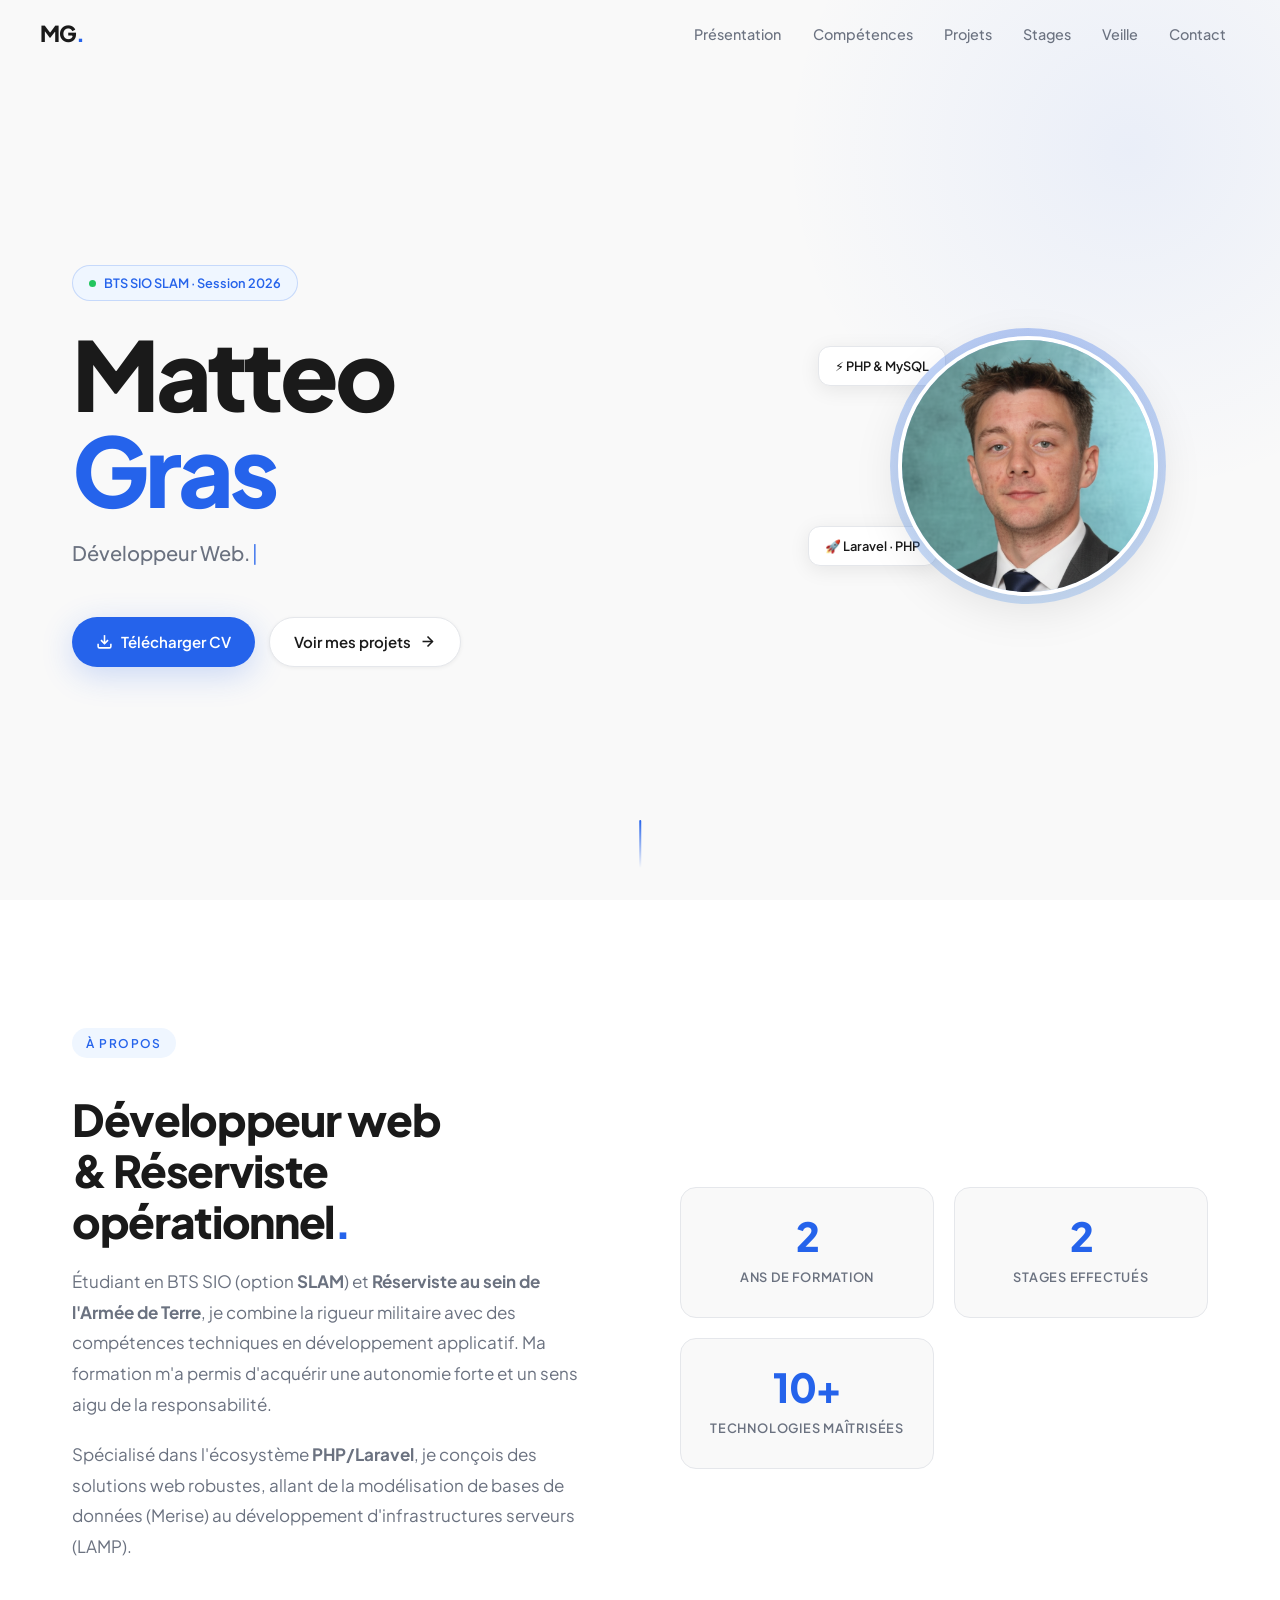
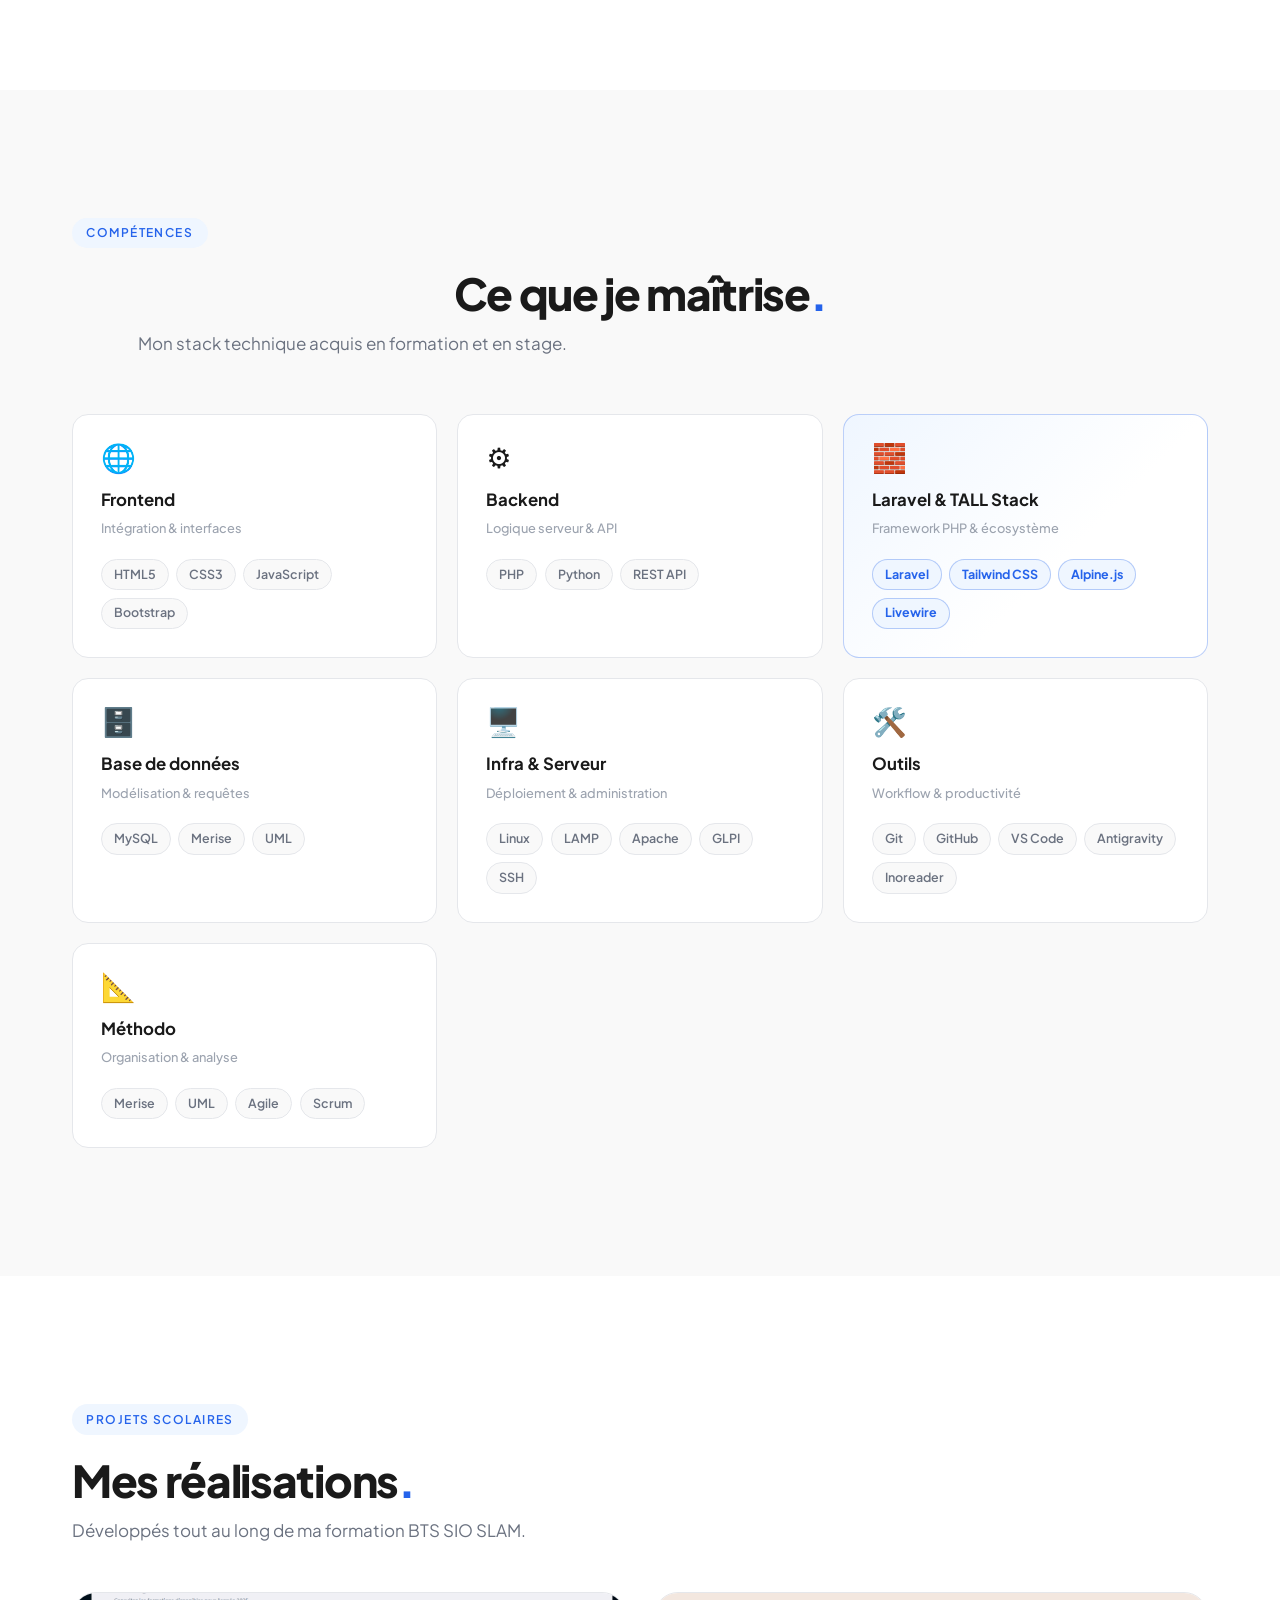
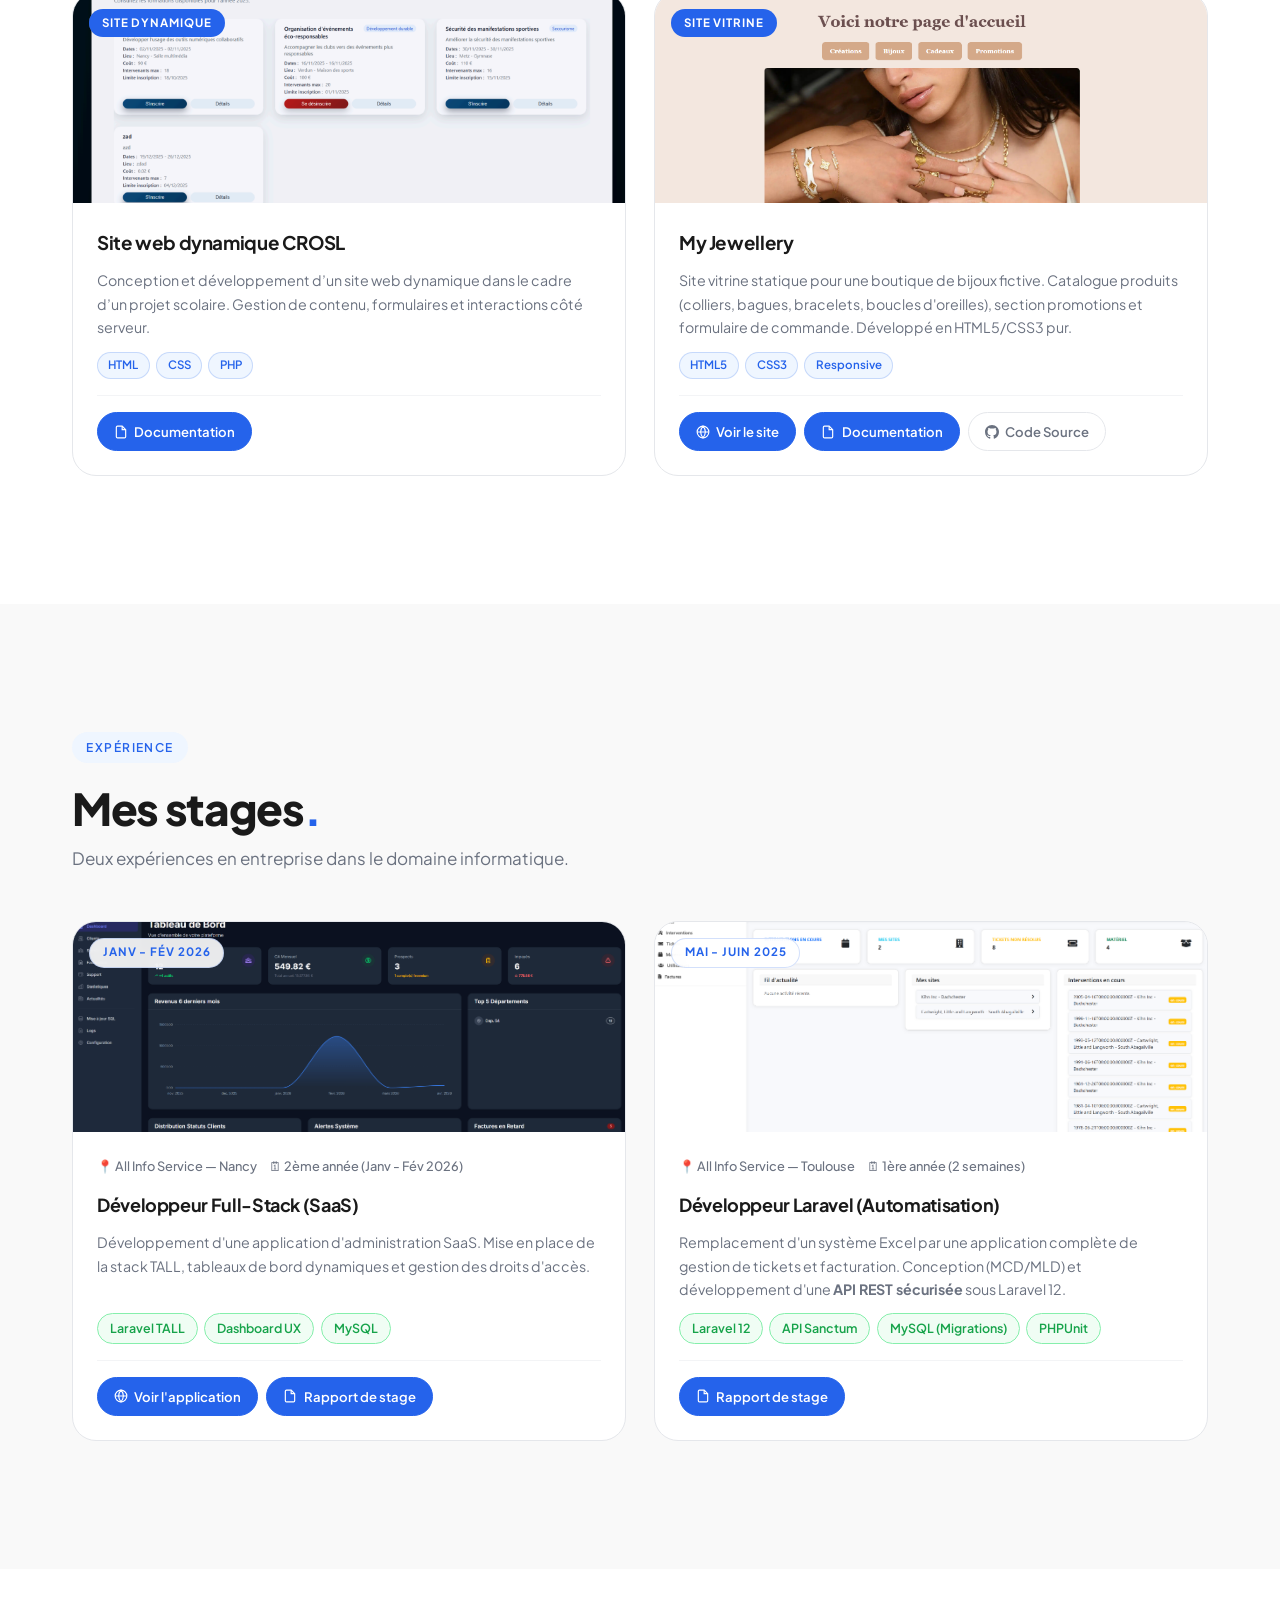
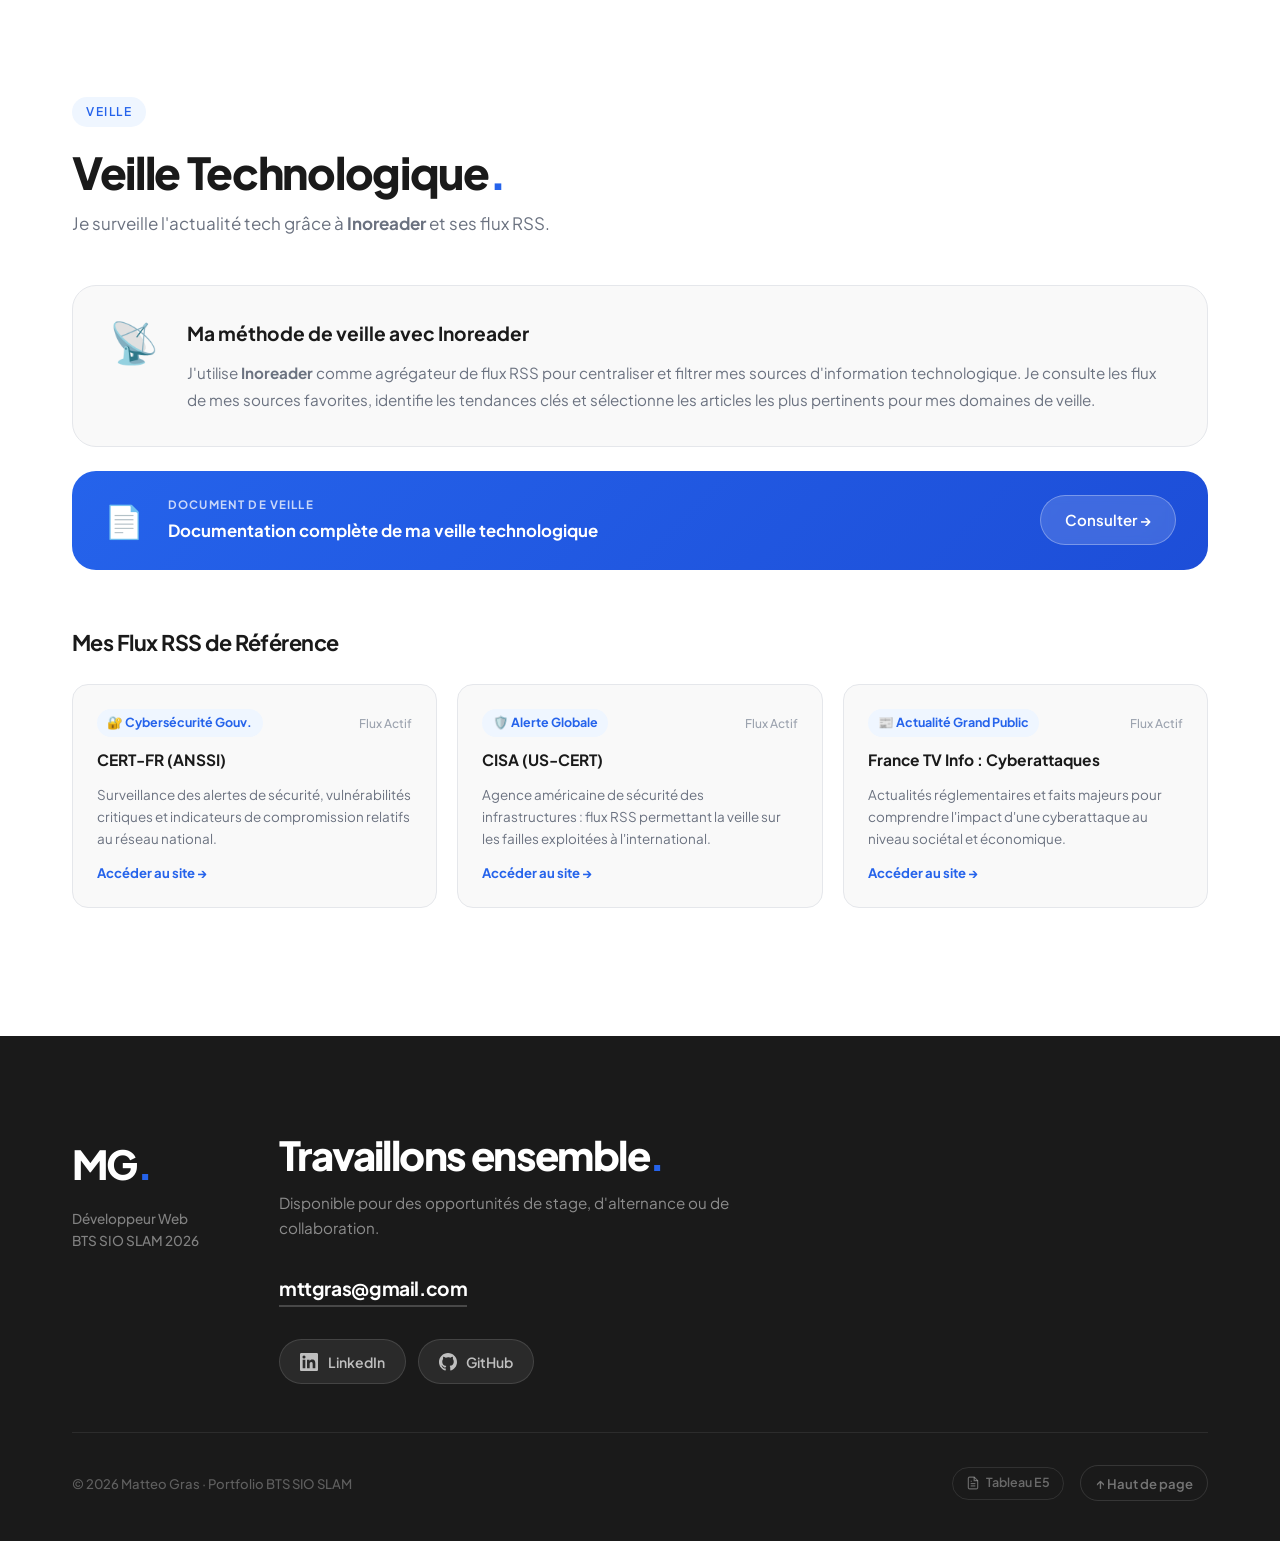
<file: index.html>
<!DOCTYPE html>
<html lang="fr">

<head>
  <meta charset="UTF-8" />
  <meta name="viewport" content="width=device-width, initial-scale=1.0" />
  <title>Matteo Gras — Portfolio Développeur BTS SIO SLAM 2026</title>
  <meta name="description"
    content="Portfolio de Matteo Gras, développeur web en formation BTS SIO SLAM session 2026. Projets web, stages et veille technologique." />
  <meta name="author" content="Matteo Gras" />
  <meta name="robots" content="index, follow" />

  <!-- Open Graph -->
  <meta property="og:title" content="Matteo Gras — Portfolio BTS SIO SLAM 2026" />
  <meta property="og:description" content="Développeur Web & Expert Solutions Informatiques, session 2026." />
  <meta property="og:type" content="website" />
  <meta property="og:url" content="https://github.com/adien65" />

  <!-- Fonts -->
  <link rel="preconnect" href="https://fonts.googleapis.com" />
  <link rel="preconnect" href="https://fonts.gstatic.com" crossorigin />
  <link href="https://fonts.googleapis.com/css2?family=Plus+Jakarta+Sans:wght@400;500;600;700;800&display=swap"
    rel="stylesheet" />

  <!-- Styles -->
  <link rel="stylesheet" href="css/style.css" />

  <!-- Scroll progress bar -->
  <style>
    #scroll-progress {
      position: fixed;
      top: 0;
      left: 0;
      height: 3px;
      width: 0%;
      background: linear-gradient(90deg, #2563EB, #60a5fa);
      z-index: 200;
      transition: width 0.1s linear;
    }
  </style>
</head>

<body>

  <!-- Scroll Progress Bar -->
  <div id="scroll-progress" aria-hidden="true"></div>

  <!-- =============================================
       NAVIGATION
       ============================================= -->
  <nav class="nav" id="nav" role="navigation" aria-label="Navigation principale">
    <div class="nav__container">
      <a href="#hero" class="nav__logo" aria-label="Retour accueil">MG<span class="nav__logo-dot">.</span></a>

      <ul class="nav__links" id="nav-links" role="list" aria-label="Liens de navigation">
        <li><a href="#presentation" class="nav__link">Présentation</a></li>
        <li><a href="#competences" class="nav__link">Compétences</a></li>
        <li><a href="#projets" class="nav__link">Projets</a></li>
        <li><a href="#stages" class="nav__link">Stages</a></li>
        <li><a href="#veille" class="nav__link">Veille</a></li>
        <li><a href="#contact" class="nav__link">Contact</a></li>
      </ul>

      <button class="nav__hamburger" id="nav-hamburger" aria-label="Ouvrir le menu" aria-expanded="false">
        <span></span><span></span><span></span>
      </button>
    </div>
  </nav>

  <main>

    <!-- =============================================
         HERO
         ============================================= -->
    <section class="hero" id="hero" aria-label="Présentation principale">
      <div class="hero__container">

        <!-- Left: Text -->
        <div class="hero__content">
          <div class="hero__badge">
            <span class="hero__badge-dot" aria-hidden="true"></span>
            BTS SIO SLAM &middot; Session 2026
          </div>

          <h1 class="hero__title">
            Matteo<br />
            <span class="hero__title-accent">Gras</span>
          </h1>

          <p class="hero__subtitle" aria-live="polite">
            <span id="typewriter"></span><span class="typewriter-cursor" aria-hidden="true">|</span>
          </p>

          <div class="hero__cta">
            <a href="assets/cv/CV-Matteo-Gras.pdf" download class="btn btn--primary" id="btn-cv"
              aria-label="Télécharger le CV de Matteo Gras">
              <!-- Download icon -->
              <svg width="17" height="17" fill="none" stroke="currentColor" stroke-width="2.2" viewBox="0 0 24 24"
                aria-hidden="true">
                <path d="M21 15v4a2 2 0 0 1-2 2H5a2 2 0 0 1-2-2v-4" />
                <polyline points="7 10 12 15 17 10" />
                <line x1="12" y1="15" x2="12" y2="3" />
              </svg>
              Télécharger CV
            </a>

            <a href="#projets" class="btn btn--secondary" id="btn-see-projects" aria-label="Voir mes projets">
              Voir mes projets
              <svg width="17" height="17" fill="none" stroke="currentColor" stroke-width="2.2" viewBox="0 0 24 24"
                aria-hidden="true">
                <line x1="5" y1="12" x2="19" y2="12" />
                <polyline points="12 5 19 12 12 19" />
              </svg>
            </a>
          </div>
        </div>

        <!-- Right: Visual -->
        <div class="hero__visual" aria-hidden="true">
          <div class="hero__avatar-wrapper">
            <img src="assets/images/avatar.png" alt="Matteo Gras" class="hero__avatar" />
            <div class="hero__avatar-ring"></div>
          </div>
          <div class="hero__float hero__float--1"><span>⚡</span> PHP &amp; MySQL</div>
          <div class="hero__float hero__float--2"><span>🚀</span> Laravel · PHP</div>
        </div>
      </div>

      <!-- Scroll indicator -->
      <div class="hero__scroll" aria-hidden="true">
        <div class="hero__scroll-line"></div>
      </div>
    </section>

    <!-- =============================================
         À PROPOS
         ============================================= -->
    <section class="about section" id="presentation">
      <div class="container">
        <div class="section-tag reveal">À propos</div>

        <div class="about__grid">
          <div class="about__text">
            <h2 class="section-title reveal">
              Développeur web<br />& Réserviste opérationnel<span class="accent-dot">.</span>
            </h2>
            <p class="about__desc reveal" style="--delay:0.1s">
              Étudiant en BTS SIO (option <strong>SLAM</strong>) et <strong>Réserviste au sein de l'Armée de
                Terre</strong>,
              je combine la rigueur militaire avec des compétences techniques en développement applicatif.
              Ma formation m'a permis d'acquérir une autonomie forte et un sens aigu de la responsabilité.
            </p>
            <p class="about__desc reveal" style="--delay:0.2s">
              Spécialisé dans l'écosystème <strong>PHP/Laravel</strong>, je conçois des solutions web robustes,
              allant de la modélisation de bases de données (Merise) au développement d'infrastructures serveurs (LAMP).
            </p>
          </div>

          <div class="about__stats">
            <div class="stat-card reveal" style="--delay:0s">
              <span class="stat-card__number">2</span>
              <span class="stat-card__label">Ans de formation</span>
            </div>
            <div class="stat-card reveal" style="--delay:0.1s">
              <span class="stat-card__number">2</span>
              <span class="stat-card__label">Stages effectués</span>
            </div>
            <div class="stat-card reveal" style="--delay:0.2s">
              <span class="stat-card__number">10+</span>
              <span class="stat-card__label">Technologies maîtrisées</span>
            </div>
          </div>
        </div>
      </div>
    </section>

    <!-- =============================================
         COMPÉTENCES
         ============================================= -->
    <section class="skills section" id="competences">
      <div class="container">
        <div class="section-tag reveal">Compétences</div>
        <h2 class="section-title text-center reveal">Ce que je maîtrise<span class="accent-dot">.</span></h2>
        <p class="section-subtitle text-center reveal">Mon stack technique acquis en formation et en stage.</p>

        <div class="skills__grid">

          <div class="skill-domain reveal" style="--delay:0s">
            <span class="skill-domain__icon">🌐</span>
            <h3 class="skill-domain__title">Frontend</h3>
            <p class="skill-domain__desc">Intégration &amp; interfaces</p>
            <div class="skill-chips">
              <span class="chip">HTML5</span>
              <span class="chip">CSS3</span>
              <span class="chip">JavaScript</span>
              <span class="chip">Bootstrap</span>
            </div>
          </div>

          <div class="skill-domain reveal" style="--delay:0.07s">
            <span class="skill-domain__icon">⚙️</span>
            <h3 class="skill-domain__title">Backend</h3>
            <p class="skill-domain__desc">Logique serveur &amp; API</p>
            <div class="skill-chips">
              <span class="chip">PHP</span>
              <span class="chip">Python</span>
              <span class="chip">REST API</span>
            </div>
          </div>

          <!-- Laravel / TALL Stack : card mise en avant -->
          <div class="skill-domain skill-domain--highlight reveal" style="--delay:0.14s">
            <span class="skill-domain__icon">🧱</span>
            <h3 class="skill-domain__title">Laravel &amp; TALL Stack</h3>
            <p class="skill-domain__desc">Framework PHP &amp; écosystème</p>
            <div class="skill-chips">
              <span class="chip chip--accent">Laravel</span>
              <span class="chip chip--accent">Tailwind CSS</span>
              <span class="chip chip--accent">Alpine.js</span>
              <span class="chip chip--accent">Livewire</span>
            </div>
          </div>

          <div class="skill-domain reveal" style="--delay:0.21s">
            <span class="skill-domain__icon">🗄️</span>
            <h3 class="skill-domain__title">Base de données</h3>
            <p class="skill-domain__desc">Modélisation &amp; requêtes</p>
            <div class="skill-chips">
              <span class="chip">MySQL</span>
              <span class="chip">Merise</span>
              <span class="chip">UML</span>
            </div>
          </div>

          <div class="skill-domain reveal" style="--delay:0.28s">
            <span class="skill-domain__icon">🖥️</span>
            <h3 class="skill-domain__title">Infra &amp; Serveur</h3>
            <p class="skill-domain__desc">Déploiement &amp; administration</p>
            <div class="skill-chips">
              <span class="chip">Linux</span>
              <span class="chip">LAMP</span>
              <span class="chip">Apache</span>
              <span class="chip">GLPI</span>
              <span class="chip">SSH</span>
            </div>
          </div>

          <div class="skill-domain reveal" style="--delay:0.35s">
            <span class="skill-domain__icon">🛠️</span>
            <h3 class="skill-domain__title">Outils</h3>
            <p class="skill-domain__desc">Workflow &amp; productivité</p>
            <div class="skill-chips">
              <span class="chip">Git</span>
              <span class="chip">GitHub</span>
              <span class="chip">VS Code</span>
              <span class="chip">Antigravity</span>
              <span class="chip">Inoreader</span>
            </div>
          </div>

          <div class="skill-domain reveal" style="--delay:0.42s">
            <span class="skill-domain__icon">📐</span>
            <h3 class="skill-domain__title">Méthodo</h3>
            <p class="skill-domain__desc">Organisation &amp; analyse</p>
            <div class="skill-chips">
              <span class="chip">Merise</span>
              <span class="chip">UML</span>
              <span class="chip">Agile</span>
              <span class="chip">Scrum</span>
            </div>
          </div>

        </div>
      </div>
    </section>

    <!-- =============================================
         PROJETS
         ============================================= -->
    <section class="section" id="projets" style="background: var(--surface);">
      <div class="container">
        <div class="section-tag reveal">Projets scolaires</div>
        <h2 class="section-title reveal">Mes réalisations<span class="accent-dot">.</span></h2>
        <p class="section-subtitle reveal">Développés tout au long de ma formation BTS SIO SLAM.</p>

        <div class="cards-grid">

          <!-- Projet 1 — Site dynamique CROSL -->
          <article class="project-card reveal" style="--delay:0s">
            <div class="project-card__image-wrapper">
              <img src="assets/images/project-1.png" alt="Aperçu du projet CROSL — site dynamique"
                class="project-card__image" loading="lazy" />
              <div class="project-card__tag">Site Dynamique</div>
            </div>
            <div class="project-card__body">
              <h3 class="project-card__title">Site web dynamique CROSL</h3>
              <p class="project-card__desc">
                Conception et développement d’un site web dynamique dans le cadre d’un projet scolaire.
                Gestion de contenu, formulaires et interactions côté serveur.
              </p>
              <div class="project-card__tech">
                <span class="tech-chip">HTML</span>
                <span class="tech-chip">CSS</span>
                <span class="tech-chip">PHP</span>
              </div>
              <div class="project-card__actions">
                <a href="assets/docs/doc-projet1.pdf" class="btn-card btn-card--primary" target="_blank"
                  rel="noopener noreferrer" id="btn-project1-doc" aria-label="Documentation PDF projet CROSL">
                  <svg width="14" height="14" fill="none" stroke="currentColor" stroke-width="2" viewBox="0 0 24 24"
                    aria-hidden="true">
                    <path d="M14 2H6a2 2 0 0 0-2 2v16a2 2 0 0 0 2 2h12a2 2 0 0 0 2-2V8z" />
                    <polyline points="14 2 14 8 20 8" />
                  </svg>
                  Documentation
                </a>
              </div>
            </div>
          </article>

          <!-- Projet 2 — My Jewellery (site vitrine statique) -->
          <article class="project-card reveal" style="--delay:0.1s">
            <div class="project-card__image-wrapper">
              <img src="assets/images/project-2.png" alt="Aperçu du site vitrine My Jewellery"
                class="project-card__image" loading="lazy" />
              <div class="project-card__tag">Site Vitrine</div>
            </div>
            <div class="project-card__body">
              <h3 class="project-card__title">My Jewellery</h3>
              <p class="project-card__desc">
                Site vitrine statique pour une boutique de bijoux fictive.
                Catalogue produits (colliers, bagues, bracelets, boucles d'oreilles),
                section promotions et formulaire de commande. Développé en HTML5/CSS3 pur.
              </p>
              <div class="project-card__tech">
                <span class="tech-chip">HTML5</span>
                <span class="tech-chip">CSS3</span>
                <span class="tech-chip">Responsive</span>
              </div>
              <div class="project-card__actions">
                <a href="jeryweel/index.html" class="btn-card btn-card--primary" target="_blank"
                  rel="noopener noreferrer" id="btn-project2-site" aria-label="Voir le site My Jewellery en ligne">
                  <svg width="14" height="14" fill="none" stroke="currentColor" stroke-width="2" viewBox="0 0 24 24"
                    aria-hidden="true">
                    <circle cx="12" cy="12" r="10" />
                    <line x1="2" y1="12" x2="22" y2="12" />
                    <path
                      d="M12 2a15.3 15.3 0 0 1 4 10 15.3 15.3 0 0 1-4 10 15.3 15.3 0 0 1-4-10 15.3 15.3 0 0 1 4-10z" />
                  </svg>
                  Voir le site
                </a>
                <!-- DOC My Jewellery -->
                <a href="assets/docs/doc-projet2.pdf" class="btn-card btn-card--primary" target="_blank"
                  rel="noopener noreferrer" id="btn-project2-doc" aria-label="Documentation My Jewellery">
                  <svg width="14" height="14" fill="none" stroke="currentColor" stroke-width="2" viewBox="0 0 24 24"
                    aria-hidden="true">
                    <path d="M14 2H6a2 2 0 0 0-2 2v16a2 2 0 0 0 2 2h12a2 2 0 0 0 2-2V8z" />
                    <polyline points="14 2 14 8 20 8" />
                  </svg>
                  Documentation
                </a>
                <a href="https://github.com/adien65" class="btn-card" target="_blank" rel="noopener noreferrer"
                  id="btn-project2-code" aria-label="Code source My Jewellery sur GitHub">
                  <svg width="14" height="14" fill="currentColor" viewBox="0 0 24 24" aria-hidden="true">
                    <path
                      d="M12 0c-6.626 0-12 5.373-12 12 0 5.302 3.438 9.8 8.207 11.387.599.111.793-.261.793-.577v-2.234c-3.338.726-4.033-1.416-4.033-1.416-.546-1.387-1.333-1.756-1.333-1.756-1.089-.745.083-.729.083-.729 1.205.084 1.839 1.237 1.839 1.237 1.07 1.834 2.807 1.304 3.492.997.107-.775.418-1.305.762-1.604-2.665-.305-5.467-1.334-5.467-5.931 0-1.311.469-2.381 1.236-3.221-.124-.303-.535-1.524.117-3.176 0 0 1.008-.322 3.301 1.23A11.509 11.509 0 0 1 12 5.803c1.02.005 2.047.138 3.006.404 2.291-1.552 3.297-1.23 3.297-1.23.653 1.653.242 2.874.118 3.176.77.84 1.235 1.911 1.235 3.221 0 4.609-2.807 5.624-5.479 5.921.43.372.823 1.102.823 2.222v3.293c0 .319.192.694.801.576C20.566 21.797 24 17.3 24 12c0-6.627-5.373-12-12-12z" />
                  </svg>
                  Code Source
                </a>
              </div>
            </div>
          </article>

        </div>
      </div>
    </section>

    <!-- =============================================
         STAGES
         ============================================= -->
    <section class="section" id="stages" style="background: var(--bg);">
      <div class="container">
        <div class="section-tag reveal">Expérience</div>
        <h2 class="section-title reveal">Mes stages<span class="accent-dot">.</span></h2>
        <p class="section-subtitle reveal">Deux expériences en entreprise dans le domaine informatique.</p>

        <div class="cards-grid">

          <!-- Stage 2 - 2026 -->
          <article class="stage-card reveal" style="--delay:0s">
            <div class="stage-card__image-wrapper">
              <img src="assets/images/stage-1.png" alt="All Info Service SaaS" class="stage-card__image"
                loading="lazy" />
              <div class="stage-card__badge">Janv - Fév 2026</div>
            </div>
            <div class="stage-card__body">
              <div class="stage-card__meta">
                <span class="stage-card__company">📍 All Info Service — Nancy</span>
                <span class="stage-card__duration">🗓 2ème année (Janv - Fév 2026)</span>
              </div>
              <h3 class="stage-card__title">Développeur Full-Stack (SaaS)</h3>
              <p class="stage-card__desc">
                Développement d'une application d'administration SaaS. Mise en place de la stack TALL,
                tableaux de bord dynamiques et gestion des droits d'accès.
              </p>
              <div class="stage-card__skills">
                <span class="chip chip--stage">Laravel TALL</span>
                <span class="chip chip--stage">Dashboard UX</span>
                <span class="chip chip--stage">MySQL</span>
              </div>
              <div class="stage-card__actions">
                <a href="https://admin1005.hypnose-nancy.com/access-7f2a9b4e8c1d6x3p5k9m"
                  class="btn-card btn-card--primary" target="_blank" rel="noopener noreferrer" id="btn-stage2-site"
                  aria-label="Voir l'application SaaS en ligne">
                  <svg width="14" height="14" fill="none" stroke="currentColor" stroke-width="2" viewBox="0 0 24 24"
                    aria-hidden="true">
                    <circle cx="12" cy="12" r="10" />
                    <line x1="2" y1="12" x2="22" y2="12" />
                    <path
                      d="M12 2a15.3 15.3 0 0 1 4 10 15.3 15.3 0 0 1-4 10 15.3 15.3 0 0 1-4-10 15.3 15.3 0 0 1 4-10z" />
                  </svg>
                  Voir l'application
                </a>
                <!-- DOC: ajoute href="assets/docs/rapport-stage2.pdf" quand disponible -->
                <a href="assets/docs/rapport-stage2.pdf" class="btn-card btn-card--primary" id="btn-stage2-doc"
                  target="_blank" rel="noopener noreferrer" aria-label="Rapport de stage 2ème année">
                  <svg width="14" height="14" fill="none" stroke="currentColor" stroke-width="2" viewBox="0 0 24 24"
                    aria-hidden="true">
                    <path d="M14 2H6a2 2 0 0 0-2 2v16a2 2 0 0 0 2 2h12a2 2 0 0 0 2-2V8z" />
                    <polyline points="14 2 14 8 20 8" />
                  </svg>
                  Rapport de stage
                </a>
              </div>
            </div>
          </article>

          <!-- Stage 1 - 2025 -->
          <article class="stage-card reveal" style="--delay:0.12s">
            <div class="stage-card__image-wrapper">
              <img src="assets/images/stage-2.png" alt="All Info Service Laravel" class="stage-card__image"
                loading="lazy" />
              <div class="stage-card__badge">Mai - Juin 2025</div>
            </div>
            <div class="stage-card__body">
              <div class="stage-card__meta">
                <span class="stage-card__company">📍 All Info Service — Toulouse</span>
                <span class="stage-card__duration">🗓 1ère année (2 semaines)</span>
              </div>
              <h3 class="stage-card__title">Développeur Laravel (Automatisation)</h3>
              <p class="stage-card__desc">
                Remplacement d'un système Excel par une application complète de gestion de tickets et facturation.
                Conception (MCD/MLD) et développement d'une <strong>API REST sécurisée</strong> sous Laravel 12.
              </p>
              <div class="stage-card__skills">
                <span class="chip chip--stage">Laravel 12</span>
                <span class="chip chip--stage">API Sanctum</span>
                <span class="chip chip--stage">MySQL (Migrations)</span>
                <span class="chip chip--stage">PHPUnit</span>
              </div>
              <div class="stage-card__actions">
                <a href="assets/docs/rapport-stage1.pdf" class="btn-card btn-card--primary" target="_blank"
                  rel="noopener noreferrer" id="btn-stage1-rapport" aria-label="Rapport de stage 1ère année">
                  <svg width="14" height="14" fill="none" stroke="currentColor" stroke-width="2" viewBox="0 0 24 24"
                    aria-hidden="true">
                    <path d="M14 2H6a2 2 0 0 0-2 2v16a2 2 0 0 0 2 2h12a2 2 0 0 0 2-2V8z" />
                    <polyline points="14 2 14 8 20 8" />
                  </svg>
                  Rapport de stage
                </a>
              </div>
            </div>
          </article>

        </div>
      </div>
    </section>

    <!-- =============================================
         VEILLE TECHNOLOGIQUE
         ============================================= -->
    <section class="watch section" id="veille">
      <div class="container">
        <div class="section-tag reveal">Veille</div>
        <h2 class="section-title reveal">Veille Technologique<span class="accent-dot">.</span></h2>
        <p class="section-subtitle reveal">
          Je surveille l'actualité tech grâce à <strong>Inoreader</strong>
          et ses flux RSS.
        </p>

        <!-- Method explanation -->
        <div class="watch__method reveal" style="--delay:0.1s">
          <div class="watch__method-icon" aria-hidden="true">📡</div>
          <div class="watch__method-content">
            <h3>Ma méthode de veille avec Inoreader</h3>
            <p>
              J'utilise <strong>Inoreader</strong> comme agrégateur de flux RSS pour centraliser
              et filtrer mes sources d'information technologique. Je consulte les
              flux de mes sources favorites, identifie les tendances clés et sélectionne les articles
              les plus pertinents pour mes domaines de veille.
            </p>
          </div>
        </div>

        <!-- Documentation banner -->
        <div class="watch__doc-banner reveal" style="--delay:0.2s">
          <div class="watch__doc-icon" aria-hidden="true">📄</div>
          <div class="watch__doc-content">
            <span class="watch__doc-label">Document de veille</span>
            <h4>Documentation complète de ma veille technologique</h4>
          </div>
          <a href="assets/docs/veille%20techno.pdf" class="btn" target="_blank" rel="noopener noreferrer"
            id="btn-veille-doc" aria-label="Consulter la documentation de veille technologique">
            Consulter →
          </a>
        </div>

        <!-- Sources RSS surveillées -->
        <h3 class="watch__articles-title reveal" style="--delay:0.1s">Mes Flux RSS de Référence</h3>
        <div class="watch__articles">

          <a href="https://www.cert.ssi.gouv.fr/" class="watch-article reveal" target="_blank" rel="noopener noreferrer"
            style="--delay:0s" aria-label="CERT-FR">
            <div class="watch-article__header">
              <span class="watch-article__source">🔐 Cybersécurité Gouv.</span>
              <span class="watch-article__date">Flux Actif</span>
            </div>
            <h4 class="watch-article__title">CERT-FR (ANSSI)</h4>
            <p class="watch-article__excerpt">
              Surveillance des alertes de sécurité, vulnérabilités critiques et indicateurs de compromission relatifs au
              réseau national.
            </p>
            <span class="watch-article__link">Accéder au site →</span>
          </a>

          <a href="https://www.cisa.gov/news-events/cybersecurity-advisories" class="watch-article reveal"
            target="_blank" rel="noopener noreferrer" style="--delay:0.1s" aria-label="CISA Alerts">
            <div class="watch-article__header">
              <span class="watch-article__source">🛡️ Alerte Globale</span>
              <span class="watch-article__date">Flux Actif</span>
            </div>
            <h4 class="watch-article__title">CISA (US-CERT)</h4>
            <p class="watch-article__excerpt">
              Agence américaine de sécurité des infrastructures : flux RSS permettant la veille sur les failles
              exploitées à l'international.
            </p>
            <span class="watch-article__link">Accéder au site →</span>
          </a>

          <a href="https://www.francetvinfo.fr/internet/securite-sur-internet/cyberattaques/"
            class="watch-article reveal" target="_blank" rel="noopener noreferrer" style="--delay:0.2s"
            aria-label="France TV Info Cyber">
            <div class="watch-article__header">
              <span class="watch-article__source">📰 Actualité Grand Public</span>
              <span class="watch-article__date">Flux Actif</span>
            </div>
            <h4 class="watch-article__title">France TV Info : Cyberattaques</h4>
            <p class="watch-article__excerpt">
              Actualités réglementaires et faits majeurs pour comprendre l'impact d'une cyberattaque au niveau sociétal
              et économique.
            </p>
            <span class="watch-article__link">Accéder au site →</span>
          </a>

        </div>
      </div>
    </section>

  </main>

  <!-- =============================================
       FOOTER / CONTACT
       ============================================= -->
  <footer class="footer" id="contact" aria-label="Contact">
    <div class="container">
      <div class="footer__content">

        <div class="footer__brand">
          <span class="footer__logo">MG<span class="accent-dot">.</span></span>
          <p>Développeur Web<br />BTS SIO SLAM 2026</p>
        </div>

        <div class="footer__contact">
          <h2 class="footer__title">Travaillons ensemble<span class="accent-dot">.</span></h2>
          <p class="footer__subtitle">Disponible pour des opportunités de stage, d'alternance ou de collaboration.</p>

          <a href="mailto:mttgras@gmail.com" class="footer__email" id="footer-email"
            aria-label="Envoyer un email à Matteo Gras">
            mttgras@gmail.com
          </a>

          <div class="footer__socials">
            <a href="https://www.linkedin.com/in/matteo-gras/" class="social-btn" target="_blank"
              rel="noopener noreferrer" id="btn-linkedin" aria-label="Profil LinkedIn de Matteo Gras">
              <!-- LinkedIn SVG -->
              <svg width="18" height="18" fill="currentColor" viewBox="0 0 24 24" aria-hidden="true">
                <path
                  d="M20.447 20.452h-3.554v-5.569c0-1.328-.027-3.037-1.852-3.037-1.853 0-2.136 1.445-2.136 2.939v5.667H9.351V9h3.414v1.561h.046c.477-.9 1.637-1.85 3.37-1.85 3.601 0 4.267 2.37 4.267 5.455v6.286zM5.337 7.433a2.062 2.062 0 0 1-2.063-2.065 2.064 2.064 0 1 1 2.063 2.065zm1.782 13.019H3.555V9h3.564v11.452zM22.225 0H1.771C.792 0 0 .774 0 1.729v20.542C0 23.227.792 24 1.771 24h20.451C23.2 24 24 23.227 24 22.271V1.729C24 .774 23.2 0 22.222 0h.003z" />
              </svg>
              LinkedIn
            </a>
            <a href="https://github.com/adien65" class="social-btn" target="_blank" rel="noopener noreferrer"
              id="btn-github" aria-label="Profil GitHub de Matteo Gras">
              <!-- GitHub SVG -->
              <svg width="18" height="18" fill="currentColor" viewBox="0 0 24 24" aria-hidden="true">
                <path
                  d="M12 0c-6.626 0-12 5.373-12 12 0 5.302 3.438 9.8 8.207 11.387.599.111.793-.261.793-.577v-2.234c-3.338.726-4.033-1.416-4.033-1.416-.546-1.387-1.333-1.756-1.333-1.756-1.089-.745.083-.729.083-.729 1.205.084 1.839 1.237 1.839 1.237 1.07 1.834 2.807 1.304 3.492.997.107-.775.418-1.305.762-1.604-2.665-.305-5.467-1.334-5.467-5.931 0-1.311.469-2.381 1.236-3.221-.124-.303-.535-1.524.117-3.176 0 0 1.008-.322 3.301 1.23A11.509 11.509 0 0 1 12 5.803c1.02.005 2.047.138 3.006.404 2.291-1.552 3.297-1.23 3.297-1.23.653 1.653.242 2.874.118 3.176.77.84 1.235 1.911 1.235 3.221 0 4.609-2.807 5.624-5.479 5.921.43.372.823 1.102.823 2.222v3.293c0 .319.192.694.801.576C20.566 21.797 24 17.3 24 12c0-6.627-5.373-12-12-12z" />
              </svg>
              GitHub
            </a>
          </div>
        </div>

      </div>

      <div class="footer__bottom">
        <p>© 2026 Matteo Gras &middot; Portfolio BTS SIO SLAM</p>
        <div class="footer__bottom-right">
          <a href="assets/docs/tableau-synthese-e5.pdf" class="footer__e5-link" id="btn-tableau-e5" target="_blank"
            rel="noopener noreferrer" title="Voir le tableau de synthèse E5 (PDF)"
            aria-label="Tableau de synthèse des compétences E5">
            <svg width="14" height="14" fill="none" stroke="currentColor" stroke-width="2" viewBox="0 0 24 24"
              aria-hidden="true">
              <path d="M14 2H6a2 2 0 0 0-2 2v16a2 2 0 0 0 2 2h12a2 2 0 0 0 2-2V8z" />
              <polyline points="14 2 14 8 20 8" />
              <line x1="16" y1="13" x2="8" y2="13" />
              <line x1="16" y1="17" x2="8" y2="17" />
              <polyline points="10 9 9 9 8 9" />
            </svg>
            Tableau E5
          </a>
          <a href="#hero" class="footer__back-top" aria-label="Retour en haut de la page">↑ Haut de page</a>
        </div>
      </div>
    </div>
  </footer>

  <!-- =============================================
       MODAL TABLEAU DE SYNTHÈSE E5
       ============================================= -->
  <div id="modal-e5" class="modal-e5" role="dialog" aria-modal="true" aria-labelledby="modal-e5-title" hidden>
    <div class="modal-e5__overlay" id="modal-e5-overlay"></div>
    <div class="modal-e5__content">
      <div class="modal-e5__header">
        <div>
          <span class="modal-e5__tag">BTS SIO SLAM · Session 2026</span>
          <h2 class="modal-e5__title" id="modal-e5-title">Tableau de Synthèse E5</h2>
          <p class="modal-e5__subtitle">Réalisations professionnelles et compétences couvertes</p>
        </div>
        <button class="modal-e5__close" id="modal-e5-close" aria-label="Fermer le tableau E5">
          <svg width="20" height="20" fill="none" stroke="currentColor" stroke-width="2.5" viewBox="0 0 24 24">
            <line x1="18" y1="6" x2="6" y2="18" />
            <line x1="6" y1="6" x2="18" y2="18" />
          </svg>
        </button>
      </div>
      <div class="modal-e5__body" style="padding: 0; flex: 1; display: flex; flex-direction: column;">
        <iframe src="assets/docs/tableau-synthese-e5.pdf"
          style="width: 100%; height: 70vh; border: none; border-radius: 0 0 var(--r-xl) var(--r-xl);"
          title="Tableau de synthèse E5" loading="lazy">
          <p>Votre navigateur ne supporte pas l'affichage des PDF.
            <a href="assets/docs/tableau-synthese-e5.pdf" target="_blank">Télécharger le tableau</a>
          </p>
        </iframe>
        <div
          style="padding: 1rem 2rem 1.5rem; display:flex; justify-content: space-between; align-items: center; border-top: 1px solid var(--border-light);">
          <p class="e5-note" style="margin: 0;">Document officiel · BTS SIO SLAM 2026</p>
          <a href="assets/docs/tableau-synthese-e5.pdf" class="btn btn--primary" id="btn-e5-download" target="_blank"
            rel="noopener noreferrer">
            <svg width="16" height="16" fill="none" stroke="currentColor" stroke-width="2.2" viewBox="0 0 24 24"
              aria-hidden="true">
              <path d="M21 15v4a2 2 0 0 1-2 2H5a2 2 0 0 1-2-2v-4" />
              <polyline points="7 10 12 15 17 10" />
              <line x1="12" y1="15" x2="12" y2="3" />
            </svg>
            Télécharger (PDF)
          </a>
        </div>
      </div>
    </div>

    <script src="js/main.js" defer></script>
</body>

</html>
</file>
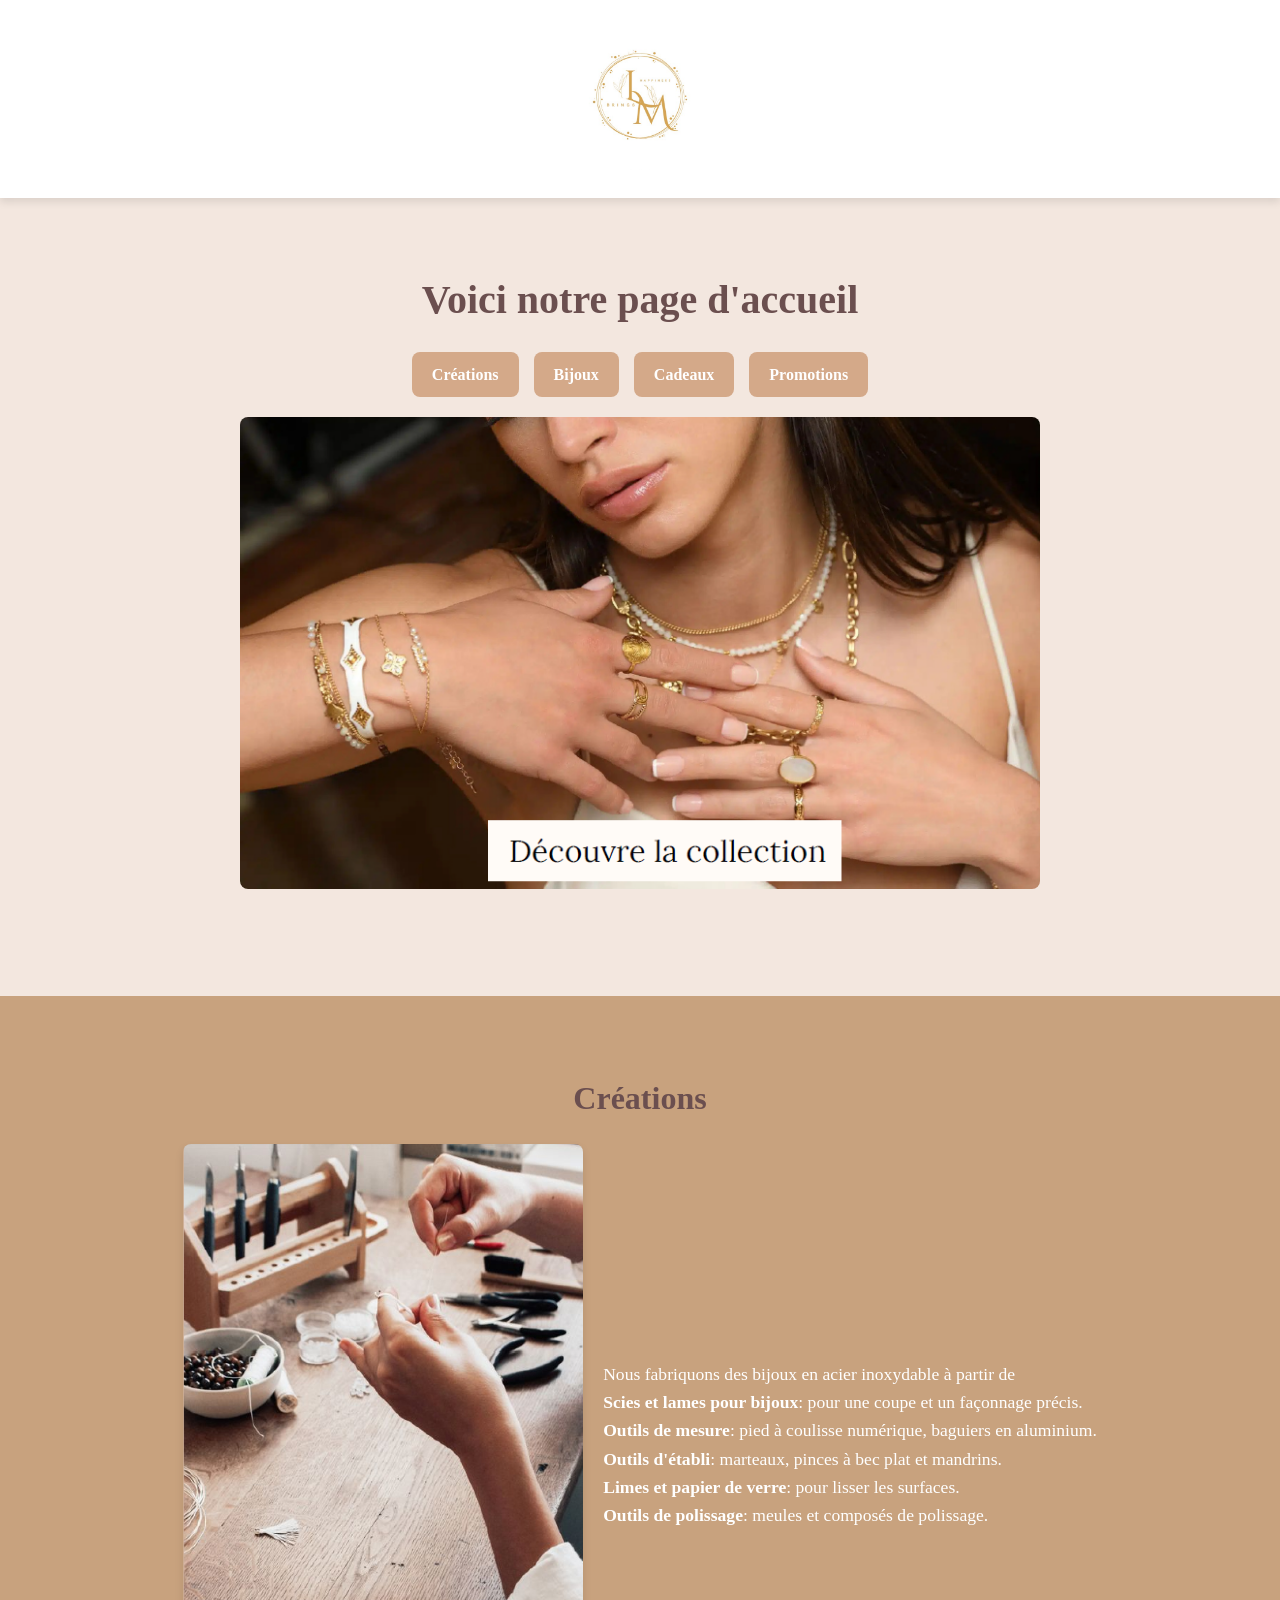
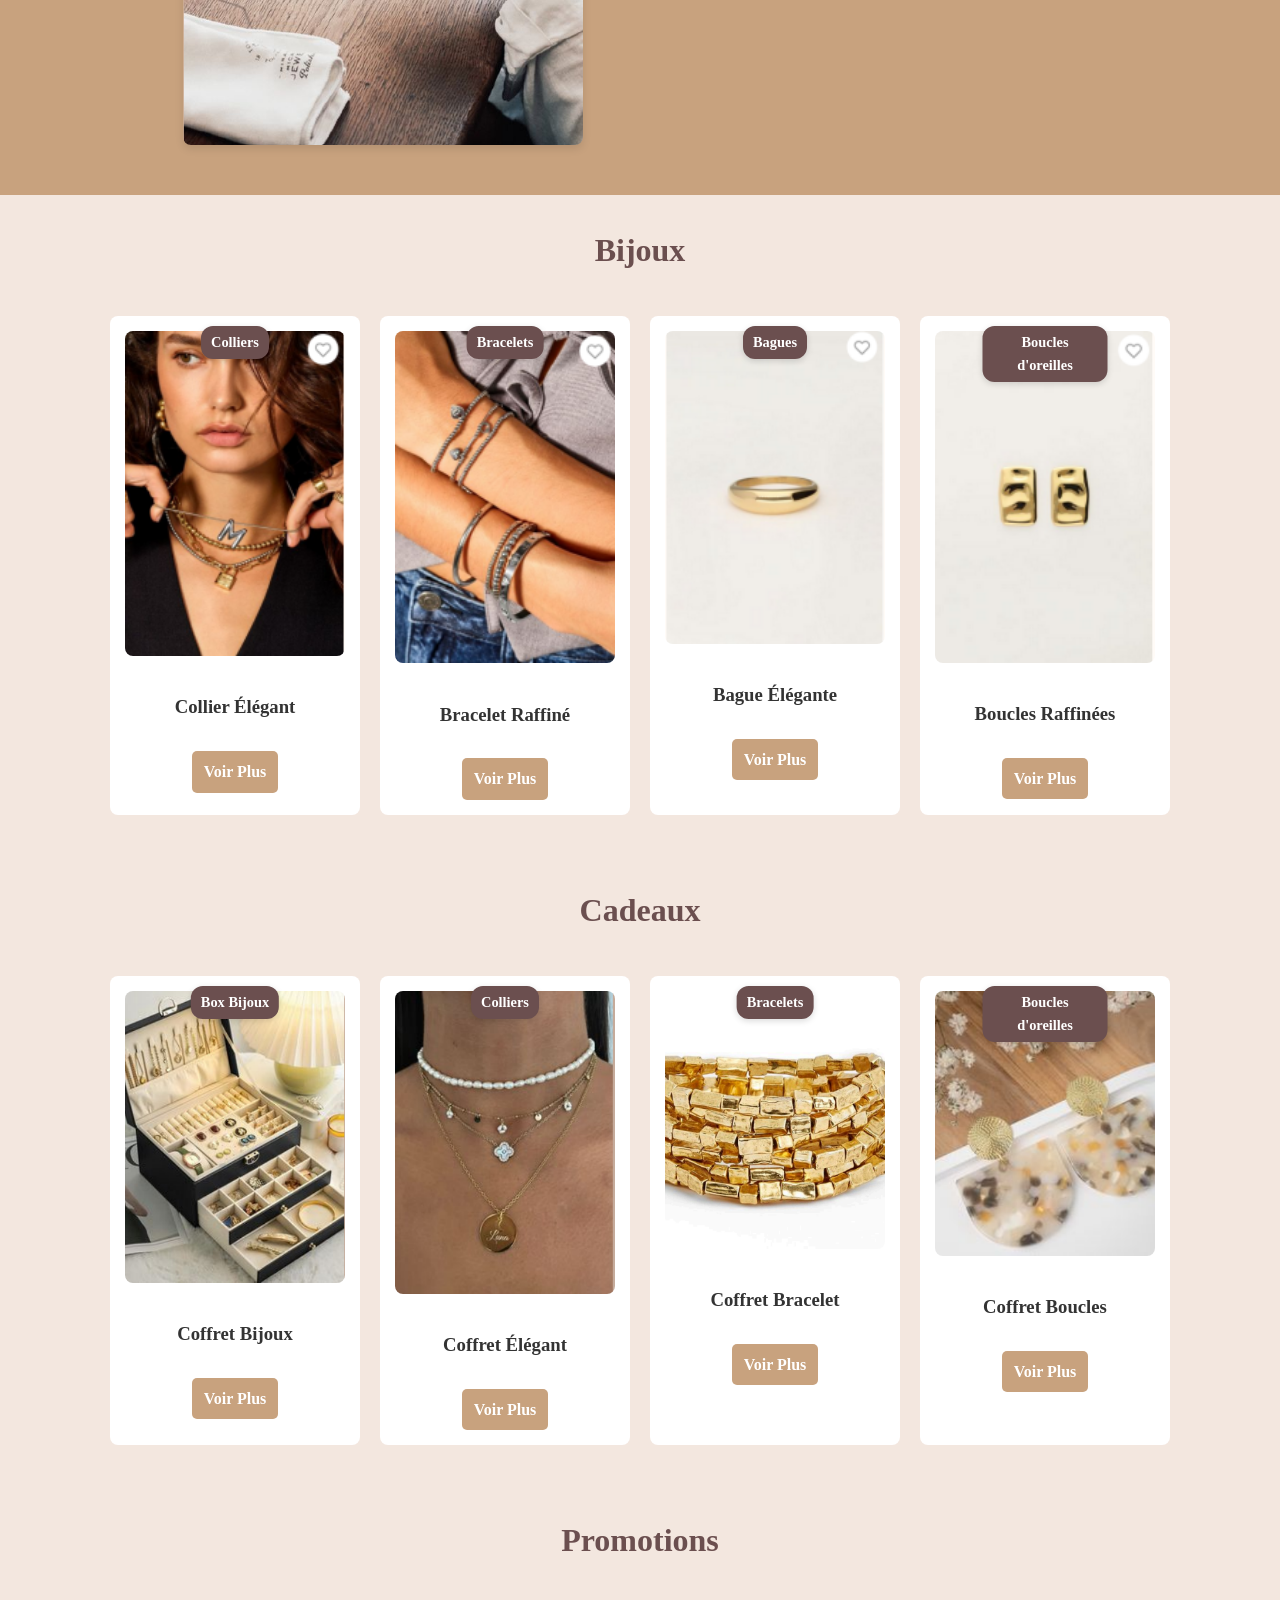
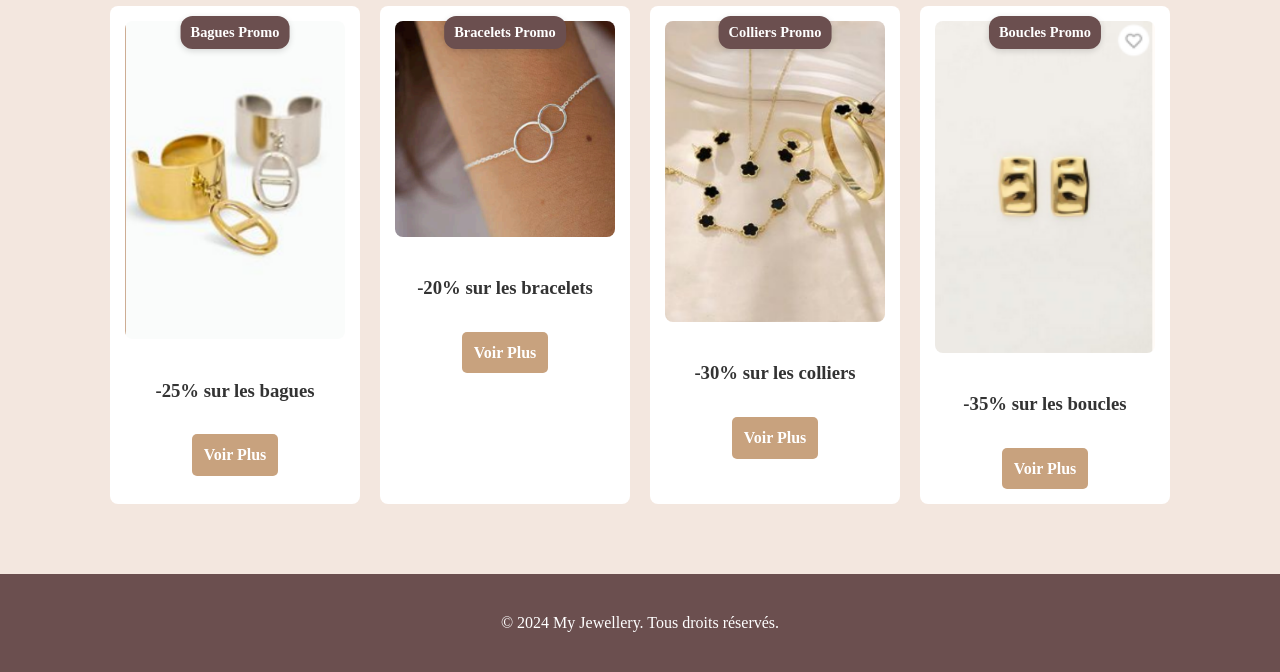
<file: jeryweel/index.html>
<!DOCTYPE html>
<html lang="fr">
<head>
    <meta charset="UTF-8">
    <meta name="viewport" content="width=device-width, initial-scale=1.0">
    <title>My Jewellery — Site vitrine bijoux</title>
    <link rel="stylesheet" href="styles.css">
</head>
<body>
    <!-- En-tête -->
    <header class="header">
        <div class="logo">
            <img src="m.png" alt="Logo My Jewellery">
        </div>
    </header>

    <!-- Section Accueil -->
    <section id="home" class="home-section">
        <h1 class="page-title">Voici notre page d'accueil</h1>
        <div class="image-container">
            <div class="nav-buttons">
                <a href="#creations" class="btn">Créations</a>
                <a href="#bijoux" class="btn">Bijoux</a>
                <a href="#cadeaux" class="btn">Cadeaux</a>
                <a href="#promotions" class="btn">Promotions</a>
            </div>
            <img src="accueil.png" alt="Bijoux élégants">
        </div>
    </section>

    <!-- Section Création -->
    <section id="creations" class="creation-section">
        <h2 class="section-title">Créations</h2>
        <div class="creation-content">
            <img src="creation.png" alt="Création" class="creation-image">
            <div class="text-content">
                <p>
                    Nous fabriquons des bijoux en acier inoxydable à partir de<br>
                    <strong>Scies et lames pour bijoux</strong>: pour une coupe et un façonnage précis.<br>
                    <strong>Outils de mesure</strong>: pied à coulisse numérique, baguiers en aluminium.<br>
                    <strong>Outils d'établi</strong>: marteaux, pinces à bec plat et mandrins.<br>
                    <strong>Limes et papier de verre</strong>: pour lisser les surfaces.<br>
                    <strong>Outils de polissage</strong>: meules et composés de polissage.
                </p>
            </div>
        </div>
    </section>

    <!-- Section Bijoux -->
    <section id="bijoux" class="product-section">
        <h2 class="section-title">Bijoux</h2>
        <div class="gallery">
            <div class="item">
                <div class="label">Colliers</div>
                <img src="photofemmecolliers.png" alt="Colliers">
                <h3>Collier Élégant</h3>
                <a href="bijoux.html" class="btn">Voir Plus</a>
            </div>
            <div class="item">
                <div class="label">Bracelets</div>
                <img src="photobracelets.png" alt="Bracelets">
                <h3>Bracelet Raffiné</h3>
                <a href="bijoux.html" class="btn">Voir Plus</a>
            </div>
            <div class="item">
                <div class="label">Bagues</div>
                <img src="photobagues.png" alt="Bagues">
                <h3>Bague Élégante</h3>
                <a href="bijoux.html" class="btn">Voir Plus</a>
            </div>
            <div class="item">
                <div class="label">Boucles d'oreilles</div>
                <img src="photoboucleoreilles.png" alt="Boucles">
                <h3>Boucles Raffinées</h3>
                <a href="bijoux.html" class="btn">Voir Plus</a>
            </div>
        </div>
    </section>

    <!-- Section Cadeaux -->
    <section id="cadeaux" class="product-section">
        <h2 class="section-title">Cadeaux</h2>
        <div class="gallery">
            <div class="item">
                <div class="label">Box Bijoux</div>
                <img src="photoboxbijoux.png" alt="Box Bijoux">
                <h3>Coffret Bijoux</h3>
                <a href="cadeaux.html" class="btn">Voir Plus</a>
            </div>
            <div class="item">
                <div class="label">Colliers</div>
                <img src="photoboxcollier.png" alt="Box Colliers">
                <h3>Coffret Élégant</h3>
                <a href="cadeaux.html" class="btn">Voir Plus</a>
            </div>
            <div class="item">
                <div class="label">Bracelets</div>
                <img src="photoboxbracelets.png" alt="Box Bracelets">
                <h3>Coffret Bracelet</h3>
                <a href="cadeaux.html" class="btn">Voir Plus</a>
            </div>
            <div class="item">
                <div class="label">Boucles d'oreilles</div>
                <img src="photoboxboucleoreilles.png" alt="Box Boucles">
                <h3>Coffret Boucles</h3>
                <a href="cadeaux.html" class="btn">Voir Plus</a>
            </div>
        </div>
    </section>

    <!-- Section Promotions -->
    <section id="promotions" class="product-section">
        <h2 class="section-title">Promotions</h2>
        <div class="gallery">
            <div class="item">
                <div class="label">Bagues Promo</div>
                <img src="photobagueargent.png" alt="Bagues">
                <h3>-25% sur les bagues</h3>
                <a href="promotion.html" class="btn">Voir Plus</a>
            </div>
            <div class="item">
                <div class="label">Bracelets Promo</div>
                <img src="photobracelet.png" alt="Bracelets">
                <h3>-20% sur les bracelets</h3>
                <a href="promotion.html" class="btn">Voir Plus</a>
            </div>
            <div class="item">
                <div class="label">Colliers Promo</div>
                <img src="photokitfleurs.png" alt="Colliers">
                <h3>-30% sur les colliers</h3>
                <a href="promotion.html" class="btn">Voir Plus</a>
            </div>
            <div class="item">
                <div class="label">Boucles Promo</div>
                <img src="photoboucleoreilles.png" alt="Boucles">
                <h3>-35% sur les boucles</h3>
                <a href="promotion.html" class="btn">Voir Plus</a>
            </div>
        </div>
    </section>

    <!-- Pied de page -->
    <footer class="footer">
        <p>&copy; 2024 My Jewellery. Tous droits réservés.</p>
    </footer>
</body>
</html>
</file>
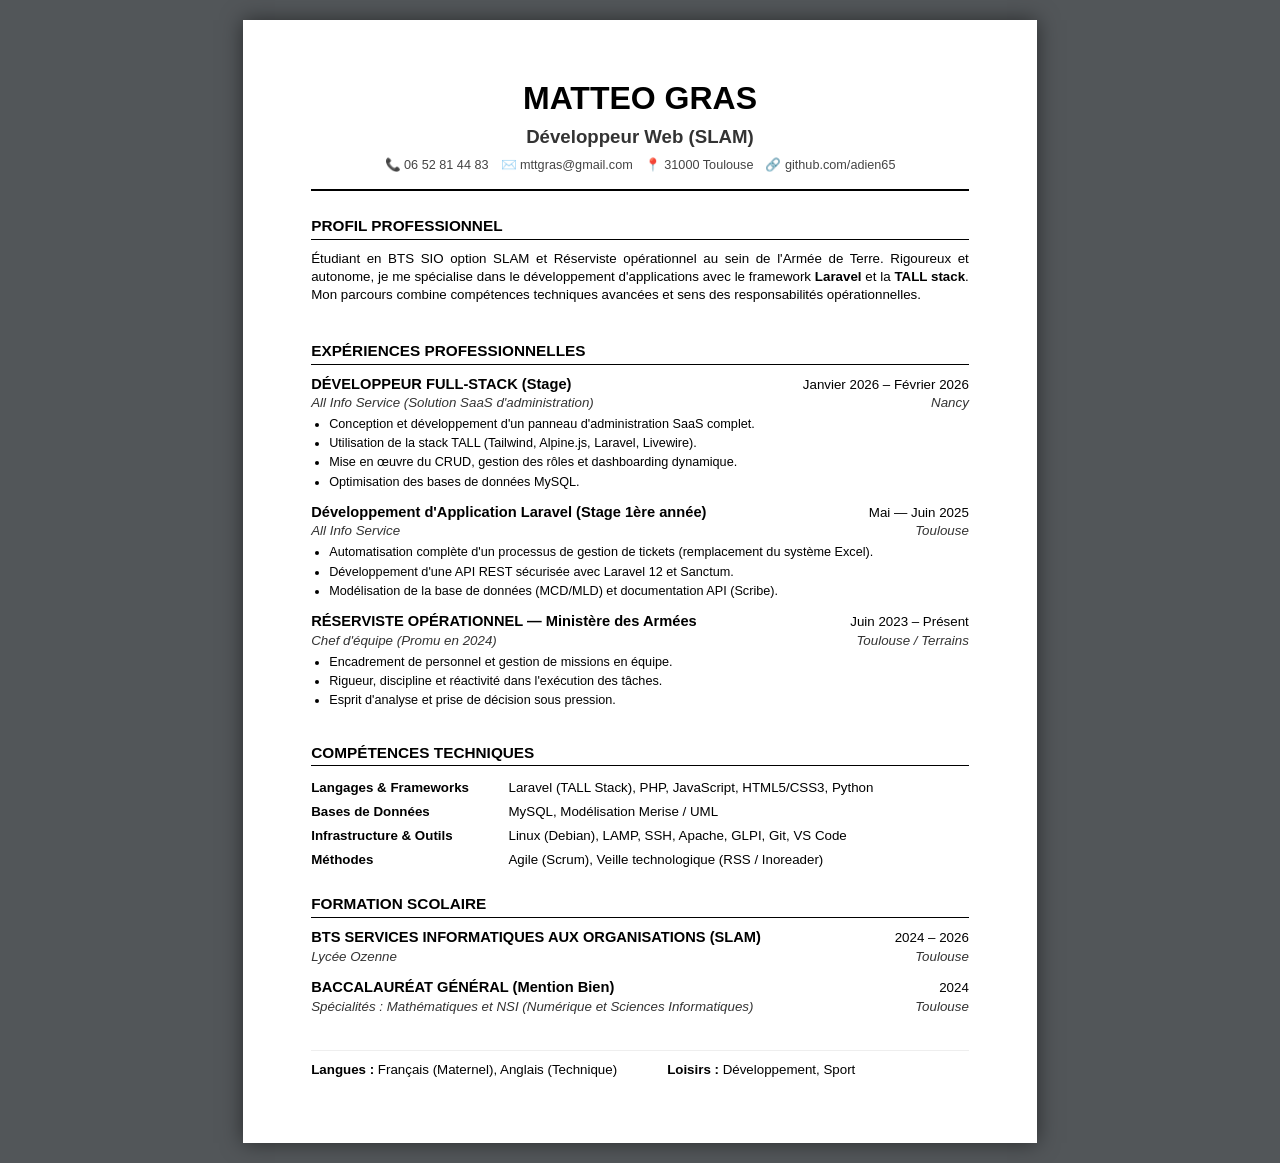
<file: cv_final.html>
<!DOCTYPE html>
<html lang="fr">

<head>
    <meta charset="UTF-8">
    <meta name="viewport" content="width=device-width, initial-scale=1.0">
    <title>Matteo Gras — CV Format A4</title>
    <style>
        /* CONFIGURATION IMPRESSION A4 */
        @page {
            size: A4;
            margin: 0;
            /* On gère les marges via le CSS */
        }

        * {
            box-sizing: border-box;
            margin: 0;
            padding: 0;
            -webkit-print-color-adjust: exact;
            /* Force les couleurs à l'impression */
        }

        body {
            background-color: #525659;
            /* Gris foncé type "lecteur PDF" pour voir la feuille */
            font-family: Arial, "Helvetica Neue", Helvetica, sans-serif;
            color: #000;
            line-height: 1.35;
            padding: 20px 0;
        }

        /* LA FEUILLE A4 */
        .page {
            width: 210mm;
            min-height: 297mm;
            height: 297mm;
            /* On fixe la hauteur pour un rendu "une page" */
            margin: 0 auto;
            background: #fff;
            padding: 15mm 18mm;
            /* Marges intérieures standard */
            box-shadow: 0 0 20px rgba(0, 0, 0, 0.5);
            display: flex;
            flex-direction: column;
            overflow: hidden;
            /* Empêche tout débordement */
        }

        @media print {
            body {
                background: none;
                padding: 0;
            }

            .page {
                margin: 0;
                box-shadow: none;
                width: 210mm;
                height: 297mm;
                overflow: visible;
            }
        }

        /* HEADER */
        header {
            text-align: center;
            margin-bottom: 25px;
            padding-bottom: 15px;
            border-bottom: 2px solid #000;
        }

        h1 {
            font-size: 24pt;
            font-weight: bold;
            margin-bottom: 4px;
            text-transform: uppercase;
        }

        .subtitle {
            font-size: 14pt;
            font-weight: bold;
            color: #333;
            margin-bottom: 8px;
        }

        .contact-info {
            font-size: 9.5pt;
            color: #444;
            display: flex;
            justify-content: center;
            gap: 12px;
            flex-wrap: wrap;
        }

        /* SECTIONS */
        section {
            margin-bottom: 22px;
        }

        h2 {
            font-size: 11.5pt;
            font-weight: bold;
            text-transform: uppercase;
            border-bottom: 1px solid #000;
            margin-bottom: 10px;
            padding-bottom: 2px;
        }

        .summary {
            font-size: 10pt;
            margin-bottom: 15px;
            text-align: justify;
        }

        /* LIGNES D'EXPÉRIENCE */
        .entry {
            margin-bottom: 12px;
        }

        .entry-header {
            display: flex;
            justify-content: space-between;
            align-items: baseline;
            font-weight: bold;
            font-size: 11pt;
        }

        .entry-sub {
            display: flex;
            justify-content: space-between;
            font-style: italic;
            font-size: 10pt;
            margin-bottom: 4px;
            color: #333;
        }

        .entry-date {
            font-weight: normal;
            font-style: normal;
            font-size: 10pt;
            color: #000;
        }

        ul {
            padding-left: 18px;
            font-size: 9.5pt;
        }

        li {
            margin-bottom: 2px;
        }

        /* COMPÉTENCES */
        .skills-table {
            width: 100%;
            border-collapse: collapse;
            font-size: 10pt;
        }

        .skills-table td {
            padding: 3px 0;
            vertical-align: top;
        }

        .label {
            font-weight: bold;
            width: 30%;
        }
    </style>
</head>

<body>

    <div class="page">

        <header>
            <h1>Matteo Gras</h1>
            <div class="subtitle">Développeur Web (SLAM)</div>
            <div class="contact-info">
                <span>📞 06 52 81 44 83</span>
                <span>✉️ mttgras@gmail.com</span>
                <span>📍 31000 Toulouse</span>
                <span>🔗 github.com/adien65</span>
            </div>
        </header>

        <section>
            <h2>Profil Professionnel</h2>
            <div class="summary">
                Étudiant en BTS SIO option SLAM et Réserviste opérationnel au sein de l'Armée de Terre. Rigoureux et
                autonome, je me spécialise dans le développement d'applications avec le framework
                <strong>Laravel</strong> et la <strong>TALL stack</strong>. Mon parcours combine compétences techniques
                avancées et sens des responsabilités opérationnelles.
            </div>
        </section>

        <section>
            <h2>Expériences Professionnelles</h2>

            <div class="entry">
                <div class="entry-header">
                    <span>DÉVELOPPEUR FULL-STACK (Stage)</span>
                    <span class="entry-date">Janvier 2026 – Février 2026</span>
                </div>
                <div class="entry-sub">
                    <span>All Info Service (Solution SaaS d'administration)</span>
                    <span>Nancy</span>
                </div>
                <ul>
                    <li>Conception et développement d'un panneau d'administration SaaS complet.</li>
                    <li>Utilisation de la stack TALL (Tailwind, Alpine.js, Laravel, Livewire).</li>
                    <li>Mise en œuvre du CRUD, gestion des rôles et dashboarding dynamique.</li>
                    <li>Optimisation des bases de données MySQL.</li>
                </ul>
            </div>

            <div class="entry">
                <div class="entry-header">
                    <span>Développement d'Application Laravel (Stage 1ère année)</span>
                    <span class="entry-date">Mai — Juin 2025</span>
                </div>
                <div class="entry-sub">
                    <span>All Info Service</span>
                    <span>Toulouse</span>
                </div>
                <ul>
                    <li>Automatisation complète d'un processus de gestion de tickets (remplacement du système Excel).
                    </li>
                    <li>Développement d'une API REST sécurisée avec Laravel 12 et Sanctum.</li>
                    <li>Modélisation de la base de données (MCD/MLD) et documentation API (Scribe).</li>
                </ul>
            </div>

            <div class="entry">
                <div class="entry-header">
                    <span>RÉSERVISTE OPÉRATIONNEL — Ministère des Armées</span>
                    <span class="entry-date">Juin 2023 – Présent</span>
                </div>
                <div class="entry-sub">
                    <span>Chef d'équipe (Promu en 2024)</span>
                    <span>Toulouse / Terrains</span>
                </div>
                <ul>
                    <li>Encadrement de personnel et gestion de missions en équipe.</li>
                    <li>Rigueur, discipline et réactivité dans l'exécution des tâches.</li>
                    <li>Esprit d'analyse et prise de décision sous pression.</li>
                </ul>
            </div>
        </section>

        <section>
            <h2>Compétences Techniques</h2>
            <table class="skills-table">
                <tr>
                    <td class="label">Langages & Frameworks</td>
                    <td>Laravel (TALL Stack), PHP, JavaScript, HTML5/CSS3, Python</td>
                </tr>
                <tr>
                    <td class="label">Bases de Données</td>
                    <td>MySQL, Modélisation Merise / UML</td>
                </tr>
                <tr>
                    <td class="label">Infrastructure & Outils</td>
                    <td>Linux (Debian), LAMP, SSH, Apache, GLPI, Git, VS Code</td>
                </tr>
                <tr>
                    <td class="label">Méthodes</td>
                    <td>Agile (Scrum), Veille technologique (RSS / Inoreader)</td>
                </tr>
            </table>
        </section>

        <section>
            <h2>Formation scolaire</h2>
            <div class="entry">
                <div class="entry-header">
                    <span>BTS SERVICES INFORMATIQUES AUX ORGANISATIONS (SLAM)</span>
                    <span class="entry-date">2024 – 2026</span>
                </div>
                <div class="entry-sub">
                    <span>Lycée Ozenne</span>
                    <span>Toulouse</span>
                </div>
            </div>

            <div class="entry">
                <div class="entry-header">
                    <span>BACCALAURÉAT GÉNÉRAL (Mention Bien)</span>
                    <span class="entry-date">2024</span>
                </div>
                <div class="entry-sub">
                    <span>Spécialités : Mathématiques et NSI (Numérique et Sciences Informatiques)</span>
                    <span>Toulouse</span>
                </div>
            </div>
        </section>

        <section style="display: flex; gap: 50px; font-size: 10pt; border-top: 1px solid #eee; padding-top: 10px;">
            <div><strong>Langues :</strong> Français (Maternel), Anglais (Technique)</div>
            <div><strong>Loisirs :</strong> Développement, Sport </div>
        </section>

    </div>

</body>

</html>
</file>
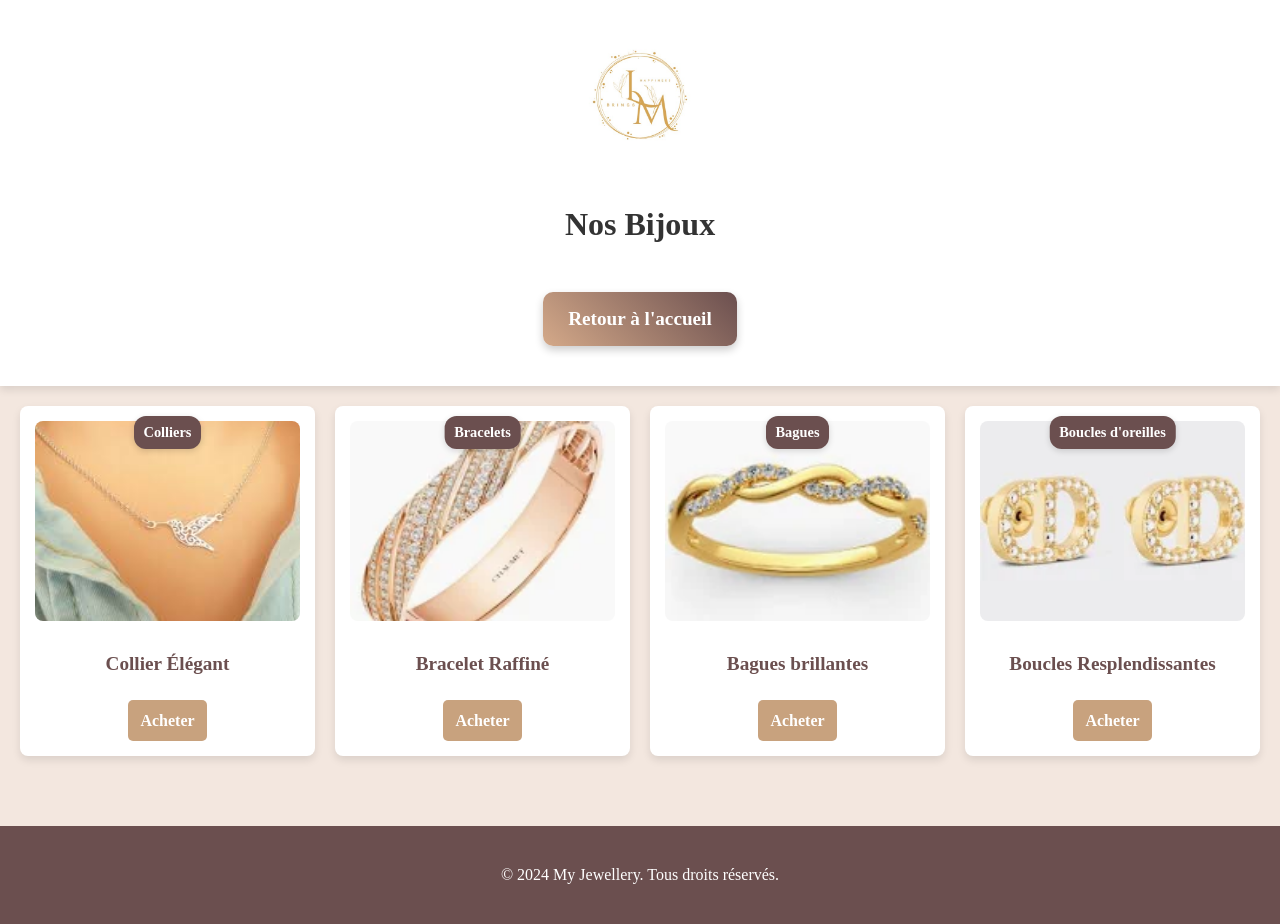
<file: jeryweel/bijoux.html>
<!DOCTYPE html>
<html lang="fr">
<head>
    <meta charset="UTF-8">
    <meta name="viewport" content="width=device-width, initial-scale=1.0">
    <title>Bijoux - My Jewellery</title>
    <link rel="stylesheet" href="styles.css">
</head>
<body>
    <header class="header">
        <div class="logo"><img src="m.png" alt="Logo My Jewellery"></div>
        <h1>Nos Bijoux</h1>
        <a href="index.html" class="retour-accueil">Retour à l'accueil</a>
    </header>
    <section class="product-gallery">
        <div class="product-item">
            <div class="label">Colliers</div>
            <img src="collier1.jpg" alt="Colliers Élégants">
            <h3>Collier Élégant</h3>
            <a href="commande.html" class="btn">Acheter</a>
        </div>
        <div class="product-item">
            <div class="label">Bracelets</div>
            <img src="bracelet_1.webp" alt="Bracelets Raffinés">
            <h3>Bracelet Raffiné</h3>
            <a href="commande.html" class="btn">Acheter</a>
        </div>
        <div class="product-item">
            <div class="label">Bagues</div>
            <img src="bague_2.webp" alt="Bagues Élégantes">
            <h3>Bagues brillantes</h3>
            <a href="commande.html" class="btn">Acheter</a>
        </div>
        <div class="product-item">
            <div class="label">Boucles d'oreilles</div>
            <img src="boucle_2.webp" alt="Boucles Élégantes">
            <h3>Boucles Resplendissantes</h3>
            <a href="commande.html" class="btn">Acheter</a>
        </div>
    </section>
    <footer class="footer">
        <p>&copy; 2024 My Jewellery. Tous droits réservés.</p>
    </footer>
</body>
</html>
</file>
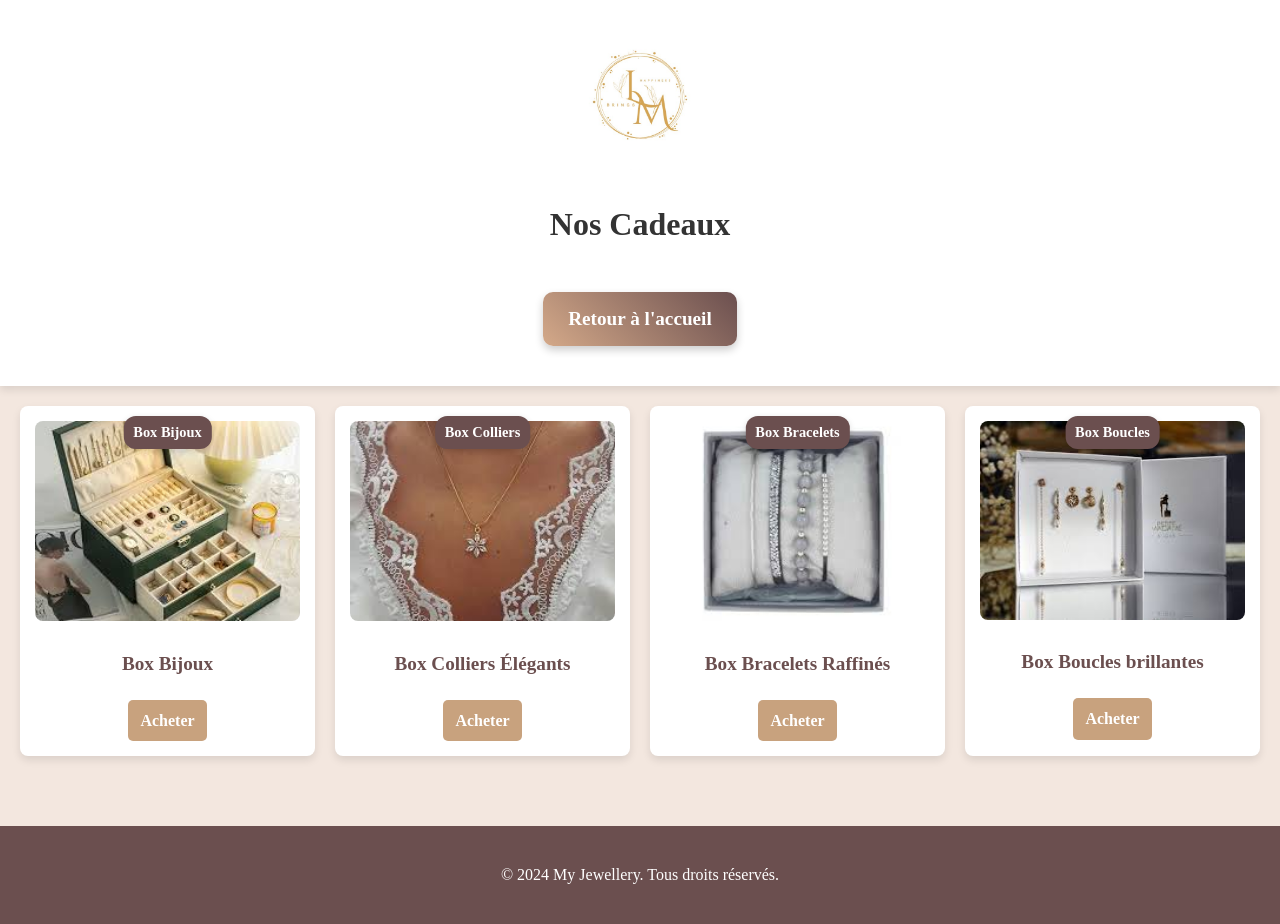
<file: jeryweel/cadeaux.html>
<!DOCTYPE html>
<html lang="fr">
<head>
    <meta charset="UTF-8">
    <meta name="viewport" content="width=device-width, initial-scale=1.0">
    <title>Cadeaux - My Jewellery</title>
    <link rel="stylesheet" href="styles.css">
</head>
<body>
    <header class="header">
        <div class="logo"><img src="m.png" alt="Logo My Jewellery"></div>
        <h1>Nos Cadeaux</h1>
        <a href="index.html" class="retour-accueil">Retour à l'accueil</a>
    </header>
    <section class="product-gallery">
        <div class="product-item">
            <div class="label">Box Bijoux</div>
            <img src="coffre_bijou_1.jpg" alt="Box Bijoux">
            <h3>Box Bijoux</h3>
            <a href="commande.html" class="btn">Acheter</a>
        </div>
        <div class="product-item">
            <div class="label">Box Colliers</div>
            <img src="collier_beau.jpg" alt="Box Colliers">
            <h3>Box Colliers Élégants</h3>
            <a href="commande.html" class="btn">Acheter</a>
        </div>
        <div class="product-item">
            <div class="label">Box Bracelets</div>
            <img src="coffre_bracelet_3.jpg" alt="Box Bracelets">
            <h3>Box Bracelets Raffinés</h3>
            <a href="commande.html" class="btn">Acheter</a>
        </div>
        <div class="product-item">
            <div class="label">Box Boucles</div>
            <img src="coffret_boucle_1.jpg" alt="Box Boucles">
            <h3>Box Boucles brillantes</h3>
            <a href="commande.html" class="btn">Acheter</a>
        </div>
    </section>
    <footer class="footer">
        <p>&copy; 2024 My Jewellery. Tous droits réservés.</p>
    </footer>
</body>
</html>
</file>
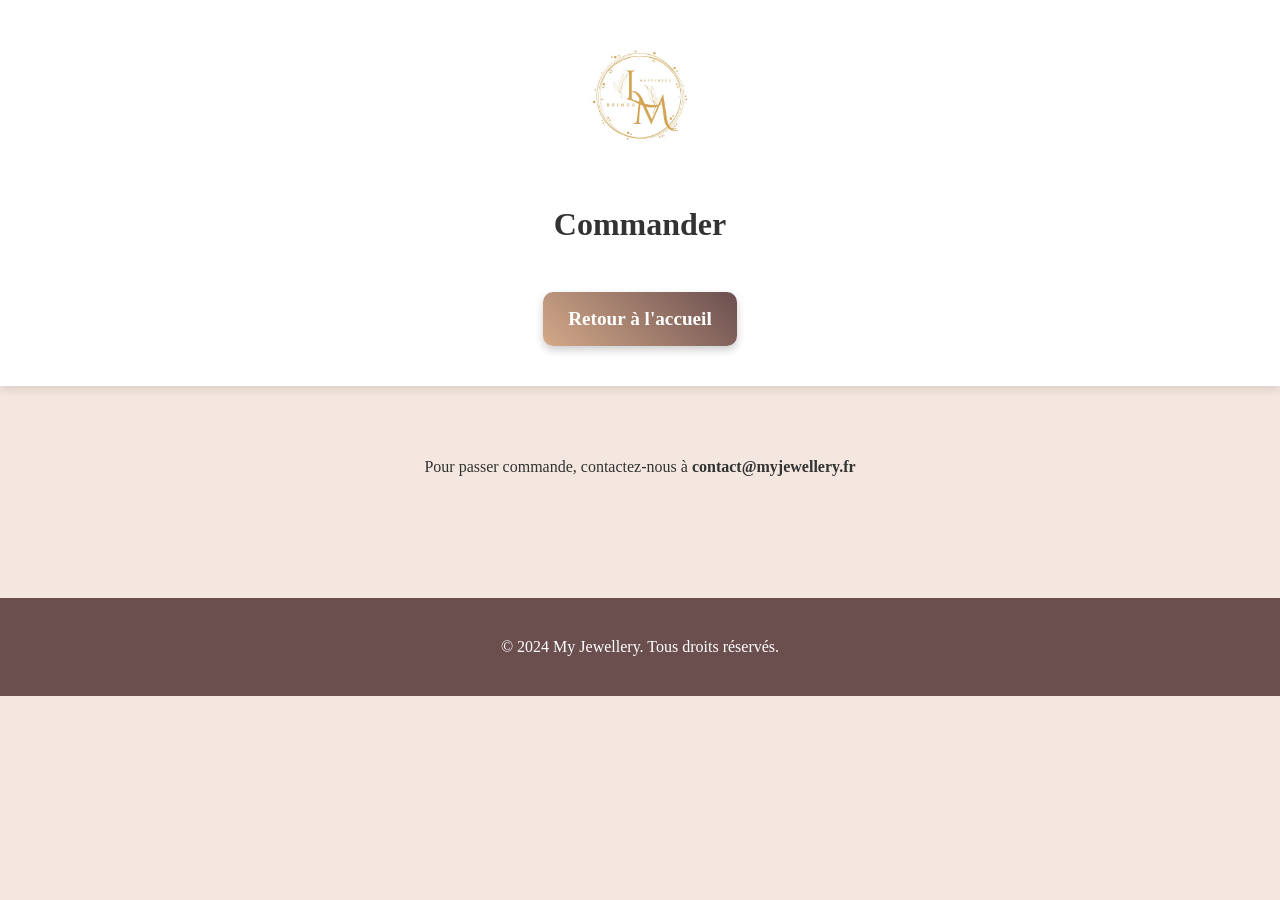
<file: jeryweel/commande.html>
<!DOCTYPE html>
<html lang="fr">
<head>
    <meta charset="UTF-8">
    <meta name="viewport" content="width=device-width, initial-scale=1.0">
    <title>Commander - My Jewellery</title>
    <link rel="stylesheet" href="styles.css">
</head>
<body>
    <header class="header">
        <div class="logo"><img src="m.png" alt="Logo My Jewellery"></div>
        <h1>Commander</h1>
        <a href="index.html" class="retour-accueil">Retour à l'accueil</a>
    </header>
    <section class="product-gallery">
        <p style="text-align:center; padding: 2rem;">
            Pour passer commande, contactez-nous à <strong>contact@myjewellery.fr</strong>
        </p>
    </section>
    <footer class="footer">
        <p>&copy; 2024 My Jewellery. Tous droits réservés.</p>
    </footer>
</body>
</html>
</file>
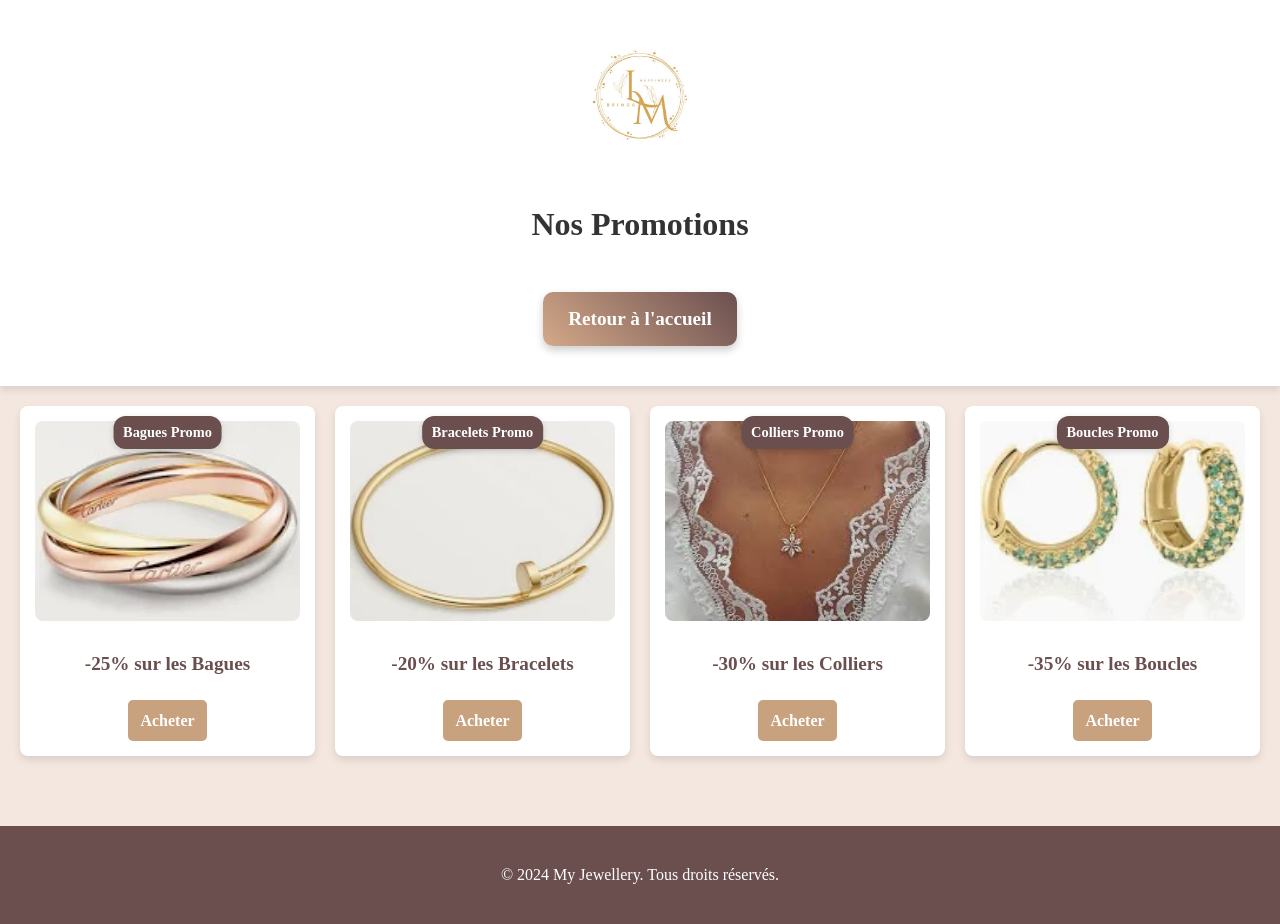
<file: jeryweel/promotion.html>
<!DOCTYPE html>
<html lang="fr">
<head>
    <meta charset="UTF-8">
    <meta name="viewport" content="width=device-width, initial-scale=1.0">
    <title>Promotions - My Jewellery</title>
    <link rel="stylesheet" href="styles.css">
</head>
<body>
    <header class="header">
        <div class="logo"><img src="m.png" alt="Logo My Jewellery"></div>
        <h1>Nos Promotions</h1>
        <a href="index.html" class="retour-accueil">Retour à l'accueil</a>
    </header>
    <section class="product-gallery">
        <div class="product-item">
            <div class="label">Bagues Promo</div>
            <img src="bague_promo_1.webp" alt="Bagues Promo">
            <h3>-25% sur les Bagues</h3>
            <a href="commande.html" class="btn">Acheter</a>
        </div>
        <div class="product-item">
            <div class="label">Bracelets Promo</div>
            <img src="bracelet_promo_4.webp" alt="Bracelets Promo">
            <h3>-20% sur les Bracelets</h3>
            <a href="commande.html" class="btn">Acheter</a>
        </div>
        <div class="product-item">
            <div class="label">Colliers Promo</div>
            <img src="collier_beau.jpg" alt="Colliers Promo">
            <h3>-30% sur les Colliers</h3>
            <a href="commande.html" class="btn">Acheter</a>
        </div>
        <div class="product-item">
            <div class="label">Boucles Promo</div>
            <img src="boucle_promo_1.webp" alt="Boucles Promo">
            <h3>-35% sur les Boucles</h3>
            <a href="commande.html" class="btn">Acheter</a>
        </div>
    </section>
    <footer class="footer">
        <p>&copy; 2024 My Jewellery. Tous droits réservés.</p>
    </footer>
</body>
</html>
</file>
<file: css/style.css>
/* =========================================
   DESIGN TOKENS
   ========================================= */
:root {
  --bg: #F9F9F9;
  --surface: #FFFFFF;
  --text: #1A1A1A;
  --text-muted: #6B7280;
  --text-light: #9CA3AF;
  --accent: #2563EB;
  --accent-hover: #1D4ED8;
  --accent-light: #EFF6FF;
  --accent-muted: rgba(37, 99, 235, 0.12);
  --border: #E5E7EB;
  --border-light: #F3F4F6;

  --shadow-sm: 0 1px 4px rgba(0,0,0,0.06);
  --shadow-md: 0 4px 20px rgba(0,0,0,0.08);
  --shadow-lg: 0 12px 48px rgba(0,0,0,0.1);
  --shadow-accent: 0 8px 32px rgba(37,99,235,0.22);

  --r-sm: 8px;
  --r-md: 12px;
  --r-lg: 16px;
  --r-xl: 24px;
  --r-full: 9999px;

  --ease: cubic-bezier(0.4, 0, 0.2, 1);
  --font: 'Plus Jakarta Sans', system-ui, sans-serif;

  --max-w: 1200px;
  --pad: clamp(1.25rem, 5vw, 2rem);
  --section-py: clamp(5rem, 10vw, 8rem);
}

/* =========================================
   BASE RESET
   ========================================= */
*, *::before, *::after { box-sizing: border-box; margin: 0; padding: 0; }
html { scroll-behavior: smooth; font-size: 16px; }
body {
  font-family: var(--font);
  background: var(--bg);
  color: var(--text);
  line-height: 1.6;
  -webkit-font-smoothing: antialiased;
}
img { display: block; max-width: 100%; }
a { text-decoration: none; color: inherit; }
ul { list-style: none; }
button { border: none; background: none; cursor: pointer; font-family: inherit; }

/* =========================================
   LAYOUT UTILITIES
   ========================================= */
.container {
  width: 100%;
  max-width: var(--max-w);
  margin-inline: auto;
  padding-inline: var(--pad);
}
.section { padding-block: var(--section-py); }
.section-tag {
  display: inline-flex;
  align-items: center;
  gap: 0.5rem;
  font-size: 0.75rem;
  font-weight: 600;
  letter-spacing: 0.12em;
  text-transform: uppercase;
  color: var(--accent);
  background: var(--accent-light);
  padding: 0.35rem 0.9rem;
  border-radius: var(--r-full);
  margin-bottom: 1.25rem;
}
.section-title {
  font-size: clamp(2rem, 5vw, 2.75rem);
  font-weight: 800;
  line-height: 1.15;
  letter-spacing: -0.03em;
  color: var(--text);
}
.section-subtitle {
  font-size: 1.0625rem;
  color: var(--text-muted);
  margin-top: 0.75rem;
  max-width: 560px;
}
.text-center { text-align: center; }
.text-center .section-subtitle { margin-inline: auto; }
.accent-dot { color: var(--accent); }

/* =========================================
   SCROLL REVEAL ANIMATION
   ========================================= */
.reveal {
  opacity: 0;
  transform: translateY(28px);
  transition: opacity 0.65s var(--ease), transform 0.65s var(--ease);
  transition-delay: var(--delay, 0s);
}
.reveal.visible {
  opacity: 1;
  transform: translateY(0);
}

/* =========================================
   NAVIGATION
   ========================================= */
.nav {
  position: fixed;
  top: 0;
  left: 0;
  right: 0;
  z-index: 100;
  padding: 1rem var(--pad);
  transition: background 0.35s var(--ease), box-shadow 0.35s var(--ease), padding 0.3s var(--ease);
}
.nav.scrolled {
  background: rgba(249,249,249,0.88);
  backdrop-filter: blur(20px) saturate(180%);
  -webkit-backdrop-filter: blur(20px) saturate(180%);
  box-shadow: 0 1px 0 var(--border);
  padding-block: 0.7rem;
}
.nav__container {
  max-width: var(--max-w);
  margin-inline: auto;
  display: flex;
  align-items: center;
  justify-content: space-between;
  gap: 2rem;
}
.nav__logo {
  font-size: 1.375rem;
  font-weight: 800;
  letter-spacing: -0.04em;
  color: var(--text);
  transition: color 0.2s;
}
.nav__logo:hover { color: var(--accent); }
.nav__logo-dot { color: var(--accent); }
.nav__links {
  display: flex;
  align-items: center;
  gap: 0.25rem;
}
.nav__link {
  font-size: 0.9rem;
  font-weight: 500;
  color: var(--text-muted);
  padding: 0.45rem 0.85rem;
  border-radius: var(--r-full);
  transition: color 0.2s, background 0.2s;
  position: relative;
}
.nav__link:hover,
.nav__link.active {
  color: var(--accent);
  background: var(--accent-light);
}
.nav__hamburger {
  display: none;
  flex-direction: column;
  gap: 5px;
  padding: 6px;
  border-radius: var(--r-sm);
}
.nav__hamburger span {
  display: block;
  width: 22px;
  height: 2px;
  background: var(--text);
  border-radius: 2px;
  transition: all 0.3s var(--ease);
}
.nav__hamburger.open span:nth-child(1) { transform: translateY(7px) rotate(45deg); }
.nav__hamburger.open span:nth-child(2) { opacity: 0; transform: scaleX(0); }
.nav__hamburger.open span:nth-child(3) { transform: translateY(-7px) rotate(-45deg); }

/* =========================================
   BUTTONS (Global)
   ========================================= */
.btn {
  display: inline-flex;
  align-items: center;
  gap: 0.5rem;
  font-family: var(--font);
  font-weight: 600;
  font-size: 0.9375rem;
  padding: 0.75rem 1.5rem;
  border-radius: var(--r-full);
  transition: all 0.25s var(--ease);
  cursor: pointer;
  white-space: nowrap;
}
.btn--primary {
  background: var(--accent);
  color: #fff;
  box-shadow: var(--shadow-accent);
}
.btn--primary:hover {
  background: var(--accent-hover);
  transform: translateY(-2px);
  box-shadow: 0 12px 36px rgba(37,99,235,0.32);
}
.btn--secondary {
  background: var(--surface);
  color: var(--text);
  border: 1.5px solid var(--border);
  box-shadow: var(--shadow-sm);
}
.btn--secondary:hover {
  border-color: var(--accent);
  color: var(--accent);
  transform: translateY(-2px);
  box-shadow: var(--shadow-md);
}

/* Card action buttons */
.btn-card {
  display: inline-flex;
  align-items: center;
  gap: 0.4rem;
  font-size: 0.82rem;
  font-weight: 600;
  padding: 0.5rem 1rem;
  border-radius: var(--r-full);
  border: 1.5px solid var(--border);
  color: var(--text-muted);
  background: var(--surface);
  transition: all 0.2s var(--ease);
  white-space: nowrap;
}
.btn-card:hover {
  border-color: var(--accent);
  color: var(--accent);
  background: var(--accent-light);
}
.btn-card--primary {
  background: var(--accent);
  color: #fff;
  border-color: var(--accent);
}
.btn-card--primary:hover {
  background: var(--accent-hover);
  border-color: var(--accent-hover);
  color: #fff;
}

/* =========================================
   HERO SECTION
   ========================================= */
.hero {
  min-height: 100vh;
  display: flex;
  flex-direction: column;
  justify-content: center;
  align-items: center;
  padding-top: 80px;
  padding-bottom: 3rem;
  position: relative;
  overflow: hidden;
}
.hero::before {
  content: '';
  position: absolute;
  top: -200px;
  right: -200px;
  width: 700px;
  height: 700px;
  background: radial-gradient(circle, rgba(37,99,235,0.07) 0%, transparent 70%);
  pointer-events: none;
}
.hero__container {
  max-width: var(--max-w);
  width: 100%;
  margin-inline: auto;
  padding-inline: var(--pad);
  display: grid;
  grid-template-columns: 1fr auto;
  align-items: center;
  gap: 4rem;
}
.hero__badge {
  display: inline-flex;
  align-items: center;
  gap: 0.5rem;
  font-size: 0.8rem;
  font-weight: 600;
  color: var(--accent);
  background: var(--accent-light);
  border: 1px solid rgba(37,99,235,0.2);
  padding: 0.4rem 1rem;
  border-radius: var(--r-full);
  margin-bottom: 1.5rem;
}
.hero__badge-dot {
  width: 7px;
  height: 7px;
  background: #22c55e;
  border-radius: 50%;
  animation: pulse 2s infinite;
}
@keyframes pulse {
  0%, 100% { opacity: 1; transform: scale(1); }
  50% { opacity: 0.6; transform: scale(0.85); }
}
.hero__title {
  font-size: clamp(3.5rem, 9vw, 6rem);
  font-weight: 800;
  line-height: 1.0;
  letter-spacing: -0.04em;
  color: var(--text);
  margin-bottom: 1.25rem;
}
.hero__title-accent {
  color: var(--accent);
  position: relative;
}
.hero__subtitle {
  font-size: clamp(1.05rem, 2.5vw, 1.25rem);
  color: var(--text-muted);
  font-weight: 500;
  min-height: 2em;
  margin-bottom: 2.5rem;
}
.typewriter-cursor {
  display: inline-block;
  color: var(--accent);
  font-weight: 300;
  animation: blink 1s step-end infinite;
  margin-left: 2px;
}
@keyframes blink { 0%, 100% { opacity: 1; } 50% { opacity: 0; } }
.hero__cta {
  display: flex;
  flex-wrap: wrap;
  gap: 0.875rem;
}

/* Hero visual */
.hero__visual {
  position: relative;
  display: flex;
  align-items: center;
  justify-content: center;
  width: 360px;
  flex-shrink: 0;
}
.hero__avatar-wrapper {
  position: relative;
  width: 260px;
  height: 260px;
}
.hero__avatar {
  width: 100%;
  height: 100%;
  object-fit: cover;
  border-radius: 50%;
  border: 4px solid var(--surface);
  box-shadow: var(--shadow-lg);
  position: relative;
  z-index: 2;
}
.hero__avatar-ring {
  position: absolute;
  inset: -8px;
  border-radius: 50%;
  background: conic-gradient(from 0deg, var(--accent), #60a5fa, var(--accent));
  z-index: 1;
  animation: spin 8s linear infinite;
  opacity: 0.3;
}
@keyframes spin { to { transform: rotate(360deg); } }

.hero__float {
  position: absolute;
  background: var(--surface);
  border: 1px solid var(--border);
  border-radius: var(--r-md);
  padding: 0.55rem 1rem;
  font-size: 0.8rem;
  font-weight: 600;
  color: var(--text);
  box-shadow: var(--shadow-md);
  white-space: nowrap;
  animation: float 4s ease-in-out infinite;
}
.hero__float span { font-size: 1em; }
.hero__float--1 { top: 10px;  left: -30px; animation-delay: 0s; }
.hero__float--2 { bottom: 30px; left: -40px; animation-delay: 1.2s; }
.hero__float--3 { top: 40%;  right: -30px; animation-delay: 2.4s; }
@keyframes float {
  0%, 100% { transform: translateY(0); }
  50%       { transform: translateY(-8px); }
}

/* Scroll indicator */
.hero__scroll {
  position: absolute;
  bottom: 2rem;
  left: 50%;
  transform: translateX(-50%);
  display: flex;
  flex-direction: column;
  align-items: center;
  gap: 0.5rem;
}
.hero__scroll-line {
  width: 1.5px;
  height: 48px;
  background: linear-gradient(to bottom, var(--accent), transparent);
  border-radius: 1px;
  animation: scrollLine 2s ease-in-out infinite;
}
@keyframes scrollLine {
  0% { transform: scaleY(0); transform-origin: top; opacity: 1; }
  50% { transform: scaleY(1); transform-origin: top; opacity: 1; }
  100% { transform: scaleY(1); transform-origin: bottom; opacity: 0; }
}

/* =========================================
   ABOUT SECTION
   ========================================= */
.about { background: var(--surface); }
.about__grid {
  display: grid;
  grid-template-columns: 1fr 1fr;
  gap: 5rem;
  align-items: center;
  margin-top: 1rem;
}
.about__desc {
  color: var(--text-muted);
  font-size: 1.0625rem;
  line-height: 1.8;
  margin-top: 1.25rem;
}
.about__stats {
  display: grid;
  grid-template-columns: 1fr 1fr;
  gap: 1.25rem;
}
.stat-card {
  background: var(--bg);
  border: 1px solid var(--border);
  border-radius: var(--r-lg);
  padding: 1.75rem 1.5rem;
  text-align: center;
  transition: all 0.3s var(--ease);
}
.stat-card:hover {
  border-color: var(--accent);
  background: var(--accent-light);
  transform: translateY(-3px);
  box-shadow: var(--shadow-md);
}
.stat-card__number {
  display: block;
  font-size: 2.5rem;
  font-weight: 800;
  color: var(--accent);
  letter-spacing: -0.04em;
  line-height: 1;
  margin-bottom: 0.45rem;
}
.stat-card__label {
  font-size: 0.8rem;
  font-weight: 600;
  color: var(--text-muted);
  text-transform: uppercase;
  letter-spacing: 0.06em;
}

/* =========================================
   SKILLS SECTION
   ========================================= */
.skills { background: var(--bg); }
.skills__grid {
  display: grid;
  grid-template-columns: repeat(3, 1fr);
  gap: 1.25rem;
  margin-top: 3.5rem;
}
.skill-domain {
  background: var(--surface);
  border: 1px solid var(--border);
  border-radius: var(--r-lg);
  padding: 1.75rem;
  position: relative;
  overflow: hidden;
  transition: all 0.3s var(--ease);
}
.skill-domain::after {
  content: '';
  position: absolute;
  top: 0; left: 0; right: 0;
  height: 3px;
  background: var(--accent);
  transform: scaleX(0);
  transform-origin: left;
  transition: transform 0.35s var(--ease);
}
.skill-domain:hover::after { transform: scaleX(1); }
.skill-domain:hover {
  border-color: rgba(37,99,235,0.25);
  box-shadow: 0 8px 32px rgba(37,99,235,0.07);
  transform: translateY(-3px);
}
.skill-domain__icon {
  font-size: 1.75rem;
  margin-bottom: 1rem;
  display: block;
  line-height: 1;
}
.skill-domain__title {
  font-size: 1.05rem;
  font-weight: 700;
  color: var(--text);
  margin-bottom: 0.3rem;
}
.skill-domain__desc {
  font-size: 0.8rem;
  color: var(--text-light);
  font-weight: 500;
  margin-bottom: 1.25rem;
}
.skill-chips {
  display: flex;
  flex-wrap: wrap;
  gap: 0.45rem;
}
.chip {
  font-size: 0.78rem;
  font-weight: 600;
  color: var(--text-muted);
  background: var(--bg);
  border: 1px solid var(--border);
  padding: 0.3rem 0.75rem;
  border-radius: var(--r-full);
  transition: all 0.2s;
}
.chip:hover,
.skill-domain:hover .chip {
  background: var(--accent-light);
  border-color: rgba(37,99,235,0.3);
  color: var(--accent);
}
/* Accent chip (for TALL stack) */
.chip--accent {
  background: var(--accent-light);
  border-color: rgba(37,99,235,0.25);
  color: var(--accent);
  font-weight: 700;
}
.chip--stage {
  background: #f0fdf4;
  border-color: #86efac;
  color: #16a34a;
}
/* Highlight card (Laravel/TALL) — bordure coloree uniquement, pas de barre permanente */
.skill-domain--highlight {
  border-color: rgba(37,99,235,0.3);
  background: linear-gradient(135deg, var(--accent-light) 0%, #fff 60%);
}
.skill-domain--highlight .chip {
  background: var(--accent-light);
  border-color: rgba(37,99,235,0.3);
  color: var(--accent);
}

/* Local badge (pour projets PHP sans démo en ligne) */
.btn-card--local {
  background: var(--border-light);
  border-color: var(--border);
  color: var(--text-light);
  cursor: default;
  opacity: 0.85;
  font-style: italic;
}

/* =========================================
   FOOTER BOTTOM RIGHT
   ========================================= */
.footer__bottom-right {
  display: flex;
  align-items: center;
  gap: 1rem;
}
.footer__e5-link {
  display: inline-flex;
  align-items: center;
  gap: 0.4rem;
  font-size: 0.78rem;
  font-weight: 600;
  color: rgba(255,255,255,0.35);
  border: 1px solid rgba(255,255,255,0.1);
  padding: 0.35rem 0.8rem;
  border-radius: var(--r-full);
  transition: all 0.25s var(--ease);
  cursor: pointer;
}
.footer__e5-link:hover {
  color: rgba(255,255,255,0.7);
  border-color: rgba(255,255,255,0.25);
  background: rgba(255,255,255,0.06);
}

/* =========================================
   MODAL TABLEAU DE SYNTHÈSE E5
   ========================================= */
.modal-e5 {
  position: fixed;
  inset: 0;
  z-index: 500;
  display: flex;
  align-items: center;
  justify-content: center;
  padding: 1.5rem;
}
.modal-e5[hidden] { display: none; }

.modal-e5__overlay {
  position: absolute;
  inset: 0;
  background: rgba(0,0,0,0.55);
  backdrop-filter: blur(6px);
  -webkit-backdrop-filter: blur(6px);
  cursor: pointer;
}
.modal-e5__content {
  position: relative;
  z-index: 1;
  background: var(--surface);
  border-radius: var(--r-xl);
  width: 100%;
  max-width: 960px;
  max-height: 90vh;
  overflow-y: auto;
  box-shadow: 0 32px 80px rgba(0,0,0,0.2);
  display: flex;
  flex-direction: column;
}
.modal-e5__header {
  display: flex;
  justify-content: space-between;
  align-items: flex-start;
  padding: 2rem 2rem 1.25rem;
  border-bottom: 1px solid var(--border-light);
  position: sticky;
  top: 0;
  background: var(--surface);
  z-index: 2;
  border-radius: var(--r-xl) var(--r-xl) 0 0;
}
.modal-e5__tag {
  display: inline-block;
  font-size: 0.7rem;
  font-weight: 700;
  letter-spacing: 0.12em;
  text-transform: uppercase;
  color: var(--accent);
  background: var(--accent-light);
  padding: 0.25rem 0.8rem;
  border-radius: var(--r-full);
  margin-bottom: 0.6rem;
}
.modal-e5__title {
  font-size: 1.5rem;
  font-weight: 800;
  color: var(--text);
  letter-spacing: -0.03em;
  margin-bottom: 0.2rem;
}
.modal-e5__subtitle {
  font-size: 0.875rem;
  color: var(--text-muted);
}
.modal-e5__close {
  display: flex;
  align-items: center;
  justify-content: center;
  width: 36px;
  height: 36px;
  border-radius: var(--r-sm);
  color: var(--text-muted);
  flex-shrink: 0;
  transition: all 0.2s;
  margin-left: 1rem;
}
.modal-e5__close:hover { background: var(--border-light); color: var(--text); }
.modal-e5__body { padding: 1.5rem 2rem 2rem; }

/* E5 Table */
.e5-table-wrapper {
  overflow-x: auto;
  border-radius: var(--r-md);
  border: 1px solid var(--border);
}
.e5-table {
  width: 100%;
  border-collapse: collapse;
  font-size: 0.82rem;
}
.e5-table thead {
  background: var(--bg);
}
.e5-table th {
  font-weight: 700;
  color: var(--text-muted);
  padding: 0.75rem 1rem;
  text-align: left;
  border-bottom: 1px solid var(--border);
  white-space: nowrap;
}
.e5-table th.e5-comp {
  text-align: center;
  color: var(--accent);
  font-size: 0.75rem;
  min-width: 44px;
}
.e5-table td {
  padding: 0.85rem 1rem;
  border-bottom: 1px solid var(--border-light);
  color: var(--text-muted);
  vertical-align: middle;
}
.e5-table tbody tr:last-child td { border-bottom: none; }
.e5-table tbody tr:hover { background: var(--bg); }
td.e5-real {
  font-weight: 700;
  color: var(--text);
  white-space: nowrap;
  font-size: 0.875rem;
}
td.e5-yes {
  text-align: center;
  color: #16a34a;
  font-weight: 700;
  font-size: 1rem;
}
tr.e5-stage-row td { background: #f0fdf4; }
tr.e5-stage-row:hover td { background: #dcfce7; }
tr.e5-stage-row td.e5-real { color: #15803d; }

.e5-legend {
  display: flex;
  flex-wrap: wrap;
  gap: 0.75rem;
  margin-top: 1.25rem;
  padding-top: 1.25rem;
  border-top: 1px solid var(--border-light);
}
.e5-legend-item {
  font-size: 0.78rem;
  font-weight: 600;
  padding: 0.3rem 0.85rem;
  border-radius: var(--r-full);
  border: 1px solid var(--border);
  color: var(--text-muted);
  background: var(--surface);
}
.e5-legend-stage {
  background: #f0fdf4;
  border-color: #86efac;
  color: #16a34a;
}
.e5-legend-check {
  background: var(--accent-light);
  border-color: rgba(37,99,235,0.2);
  color: var(--accent);
}
.e5-download {
  margin-top: 1.5rem;
  display: flex;
  justify-content: flex-end;
}
.e5-period {
  font-size: 0.78rem;
  color: var(--text-muted);
  white-space: nowrap;
  font-style: italic;
}
.e5-note {
  font-size: 0.78rem;
  color: var(--text-light);
  margin-top: 1rem;
  font-style: italic;
}
.e5-table th small {
  display: block;
  font-size: 0.65rem;
  font-weight: 500;
  opacity: 0.7;
  margin-top: 2px;
}

/* =========================================
   CARDS GRID (Projects & Stages)
   ========================================= */
.cards-grid {
  display: grid;
  grid-template-columns: repeat(auto-fit, minmax(320px, 1fr));
  gap: 1.75rem;
  margin-top: 3rem;
}

/* Project Cards */
.project-card {
  background: var(--surface);
  border: 1px solid var(--border);
  border-radius: var(--r-xl);
  overflow: hidden;
  display: flex;
  flex-direction: column;
  transition: all 0.3s var(--ease);
}
.project-card:hover {
  transform: scale(1.02);
  box-shadow: var(--shadow-lg);
  border-color: rgba(37,99,235,0.2);
}
.project-card__image-wrapper {
  position: relative;
  height: 210px;
  overflow: hidden;
  background: var(--border-light);
}
.project-card__image {
  width: 100%;
  height: 100%;
  object-fit: cover;
  transition: transform 0.5s var(--ease);
}
.project-card:hover .project-card__image { transform: scale(1.06); }
.project-card__tag {
  position: absolute;
  top: 1rem;
  left: 1rem;
  font-size: 0.72rem;
  font-weight: 700;
  letter-spacing: 0.08em;
  text-transform: uppercase;
  color: #fff;
  background: var(--accent);
  padding: 0.3rem 0.8rem;
  border-radius: var(--r-full);
  backdrop-filter: blur(4px);
}
.project-card__tag--infra { background: #7c3aed; }
.project-card__body {
  padding: 1.5rem;
  flex: 1;
  display: flex;
  flex-direction: column;
  gap: 0.75rem;
}
.project-card__title {
  font-size: 1.175rem;
  font-weight: 700;
  color: var(--text);
  letter-spacing: -0.02em;
}
.project-card__desc {
  font-size: 0.89rem;
  color: var(--text-muted);
  line-height: 1.65;
  flex: 1;
}
.project-card__tech {
  display: flex;
  flex-wrap: wrap;
  gap: 0.4rem;
}
.tech-chip {
  font-size: 0.72rem;
  font-weight: 600;
  color: var(--accent);
  background: var(--accent-light);
  border: 1px solid rgba(37,99,235,0.2);
  padding: 0.22rem 0.65rem;
  border-radius: var(--r-full);
}
.project-card__actions {
  display: flex;
  flex-wrap: wrap;
  gap: 0.5rem;
  margin-top: 0.25rem;
  padding-top: 1rem;
  border-top: 1px solid var(--border-light);
}

/* Stage Cards */
.stage-card {
  background: var(--surface);
  border: 1px solid var(--border);
  border-radius: var(--r-xl);
  overflow: hidden;
  display: flex;
  flex-direction: column;
  transition: all 0.3s var(--ease);
}
.stage-card:hover {
  transform: scale(1.02);
  box-shadow: var(--shadow-lg);
  border-color: rgba(37,99,235,0.2);
}
.stage-card__image-wrapper {
  position: relative;
  height: 210px;
  overflow: hidden;
  background: var(--border-light);
}
.stage-card__image {
  width: 100%;
  height: 100%;
  object-fit: cover;
  transition: transform 0.5s var(--ease);
}
.stage-card:hover .stage-card__image { transform: scale(1.06); }
.stage-card__badge {
  position: absolute;
  top: 1rem;
  left: 1rem;
  font-size: 0.72rem;
  font-weight: 700;
  letter-spacing: 0.08em;
  text-transform: uppercase;
  color: var(--accent);
  background: rgba(255,255,255,0.9);
  padding: 0.3rem 0.8rem;
  border-radius: var(--r-full);
  backdrop-filter: blur(8px);
  border: 1px solid rgba(37,99,235,0.2);
}
.stage-card__body {
  padding: 1.5rem;
  flex: 1;
  display: flex;
  flex-direction: column;
  gap: 0.7rem;
}
.stage-card__meta {
  display: flex;
  flex-wrap: wrap;
  gap: 0.75rem;
  margin-bottom: 0.25rem;
}
.stage-card__company,
.stage-card__duration {
  font-size: 0.8rem;
  color: var(--text-muted);
  font-weight: 500;
}
.stage-card__title {
  font-size: 1.125rem;
  font-weight: 700;
  color: var(--text);
  letter-spacing: -0.02em;
}
.stage-card__desc {
  font-size: 0.89rem;
  color: var(--text-muted);
  line-height: 1.65;
  flex: 1;
}
.stage-card__skills {
  display: flex;
  flex-wrap: wrap;
  gap: 0.4rem;
}
.stage-card__actions {
  display: flex;
  flex-wrap: wrap;
  gap: 0.5rem;
  margin-top: 0.25rem;
  padding-top: 1rem;
  border-top: 1px solid var(--border-light);
}

/* =========================================
   VEILLE SECTION
   ========================================= */
.watch { background: var(--surface); }

.watch__method {
  display: flex;
  align-items: flex-start;
  gap: 1.75rem;
  background: var(--bg);
  border: 1px solid var(--border);
  border-radius: var(--r-xl);
  padding: 2rem 2.25rem;
  margin-top: 3rem;
}
.watch__method-icon {
  font-size: 2.5rem;
  line-height: 1;
  flex-shrink: 0;
  margin-top: 0.2rem;
}
.watch__method-content h3 {
  font-size: 1.2rem;
  font-weight: 700;
  color: var(--text);
  margin-bottom: 0.75rem;
}
.watch__method-content p {
  font-size: 0.95rem;
  color: var(--text-muted);
  line-height: 1.75;
}
.watch__themes {
  display: flex;
  flex-wrap: wrap;
  gap: 0.5rem;
  margin-top: 1.25rem;
}
.watch-theme {
  font-size: 0.82rem;
  font-weight: 600;
  color: var(--text-muted);
  background: var(--surface);
  border: 1px solid var(--border);
  padding: 0.35rem 0.85rem;
  border-radius: var(--r-full);
}

.watch__doc-banner {
  display: flex;
  align-items: center;
  gap: 1.5rem;
  margin-top: 1.5rem;
  padding: 1.5rem 2rem;
  background: linear-gradient(135deg, var(--accent) 0%, #1D4ED8 100%);
  border-radius: var(--r-xl);
  color: #fff;
}
.watch__doc-icon { font-size: 2rem; flex-shrink: 0; }
.watch__doc-content { flex: 1; }
.watch__doc-label {
  display: block;
  font-size: 0.72rem;
  font-weight: 700;
  letter-spacing: 0.1em;
  text-transform: uppercase;
  opacity: 0.75;
  margin-bottom: 0.25rem;
}
.watch__doc-content h4 {
  font-size: 1.05rem;
  font-weight: 700;
}
.watch__doc-banner .btn {
  background: rgba(255,255,255,0.15);
  color: #fff;
  border: 1.5px solid rgba(255,255,255,0.3);
  backdrop-filter: blur(4px);
  flex-shrink: 0;
}
.watch__doc-banner .btn:hover {
  background: rgba(255,255,255,0.25);
  transform: translateY(-2px);
}

.watch__articles-title {
  font-size: 1.35rem;
  font-weight: 700;
  color: var(--text);
  margin-top: 3.5rem;
  margin-bottom: 0.25rem;
  letter-spacing: -0.025em;
}
.watch__articles {
  display: grid;
  grid-template-columns: repeat(3, 1fr);
  gap: 1.25rem;
  margin-top: 1.5rem;
}
.watch-article {
  background: var(--bg);
  border: 1px solid var(--border);
  border-radius: var(--r-lg);
  padding: 1.5rem;
  display: flex;
  flex-direction: column;
  gap: 0.75rem;
  transition: all 0.3s var(--ease);
  cursor: pointer;
}
.watch-article:hover {
  border-color: var(--accent);
  box-shadow: var(--shadow-md);
  transform: translateY(-3px);
  background: var(--surface);
}
.watch-article__header {
  display: flex;
  justify-content: space-between;
  align-items: center;
}
.watch-article__source {
  font-size: 0.78rem;
  font-weight: 700;
  color: var(--accent);
  background: var(--accent-light);
  padding: 0.25rem 0.65rem;
  border-radius: var(--r-full);
}
.watch-article__date {
  font-size: 0.75rem;
  color: var(--text-light);
  font-weight: 500;
}
.watch-article__title {
  font-size: 0.97rem;
  font-weight: 700;
  color: var(--text);
  line-height: 1.45;
  flex: 1;
}
.watch-article__excerpt {
  font-size: 0.84rem;
  color: var(--text-muted);
  line-height: 1.65;
}
.watch-article__link {
  font-size: 0.82rem;
  font-weight: 700;
  color: var(--accent);
  margin-top: auto;
  transition: gap 0.2s;
  display: inline-flex;
  align-items: center;
  gap: 0.3rem;
}
.watch-article:hover .watch-article__link { gap: 0.55rem; }

/* =========================================
   FOOTER / CONTACT
   ========================================= */
.footer {
  background: var(--text);
  color: rgba(255,255,255,0.9);
  padding-top: clamp(4rem, 8vw, 6rem);
  padding-bottom: 2.5rem;
}
.footer__content {
  display: grid;
  grid-template-columns: auto 1fr;
  gap: 5rem;
  align-items: start;
  padding-bottom: 3rem;
  border-bottom: 1px solid rgba(255,255,255,0.08);
}
.footer__brand {
  display: flex;
  flex-direction: column;
  gap: 0.75rem;
}
.footer__logo {
  font-size: 2.5rem;
  font-weight: 800;
  letter-spacing: -0.04em;
  color: #fff;
}
.footer__brand p {
  font-size: 0.85rem;
  color: rgba(255,255,255,0.45);
  font-weight: 500;
}
.footer__contact { max-width: 520px; }
.footer__title {
  font-size: clamp(1.75rem, 4vw, 2.5rem);
  font-weight: 800;
  color: #fff;
  letter-spacing: -0.04em;
  margin-bottom: 0.75rem;
  line-height: 1.15;
}
.footer__subtitle {
  font-size: 0.95rem;
  color: rgba(255,255,255,0.5);
  margin-bottom: 2rem;
  line-height: 1.65;
}
.footer__email {
  display: inline-block;
  font-size: 1.2rem;
  font-weight: 700;
  color: #fff;
  letter-spacing: -0.02em;
  border-bottom: 2px solid rgba(255,255,255,0.2);
  padding-bottom: 2px;
  transition: border-color 0.2s, color 0.2s;
  margin-bottom: 2rem;
}
.footer__email:hover { border-color: var(--accent); color: #60a5fa; }
.footer__socials {
  display: flex;
  gap: 0.75rem;
}
.social-btn {
  display: inline-flex;
  align-items: center;
  gap: 0.6rem;
  font-size: 0.875rem;
  font-weight: 600;
  color: rgba(255,255,255,0.7);
  background: rgba(255,255,255,0.07);
  border: 1px solid rgba(255,255,255,0.12);
  padding: 0.65rem 1.25rem;
  border-radius: var(--r-full);
  transition: all 0.25s var(--ease);
}
.social-btn:hover {
  background: rgba(255,255,255,0.14);
  color: #fff;
  border-color: rgba(255,255,255,0.25);
  transform: translateY(-2px);
}
.footer__bottom {
  display: flex;
  justify-content: space-between;
  align-items: center;
  padding-top: 2rem;
}
.footer__bottom p {
  font-size: 0.82rem;
  color: rgba(255,255,255,0.3);
  font-weight: 500;
}
.footer__back-top {
  font-size: 0.82rem;
  font-weight: 600;
  color: rgba(255,255,255,0.4);
  border: 1px solid rgba(255,255,255,0.12);
  padding: 0.4rem 0.9rem;
  border-radius: var(--r-full);
  transition: all 0.2s;
}
.footer__back-top:hover { color: #fff; border-color: rgba(255,255,255,0.3); }

/* =========================================
   RESPONSIVE
   ========================================= */
@media (max-width: 1024px) {
  .skills__grid { grid-template-columns: repeat(2, 1fr); }
  .watch__articles { grid-template-columns: repeat(2, 1fr); }
  .hero__visual { width: 300px; }
  .hero__avatar-wrapper { width: 220px; height: 220px; }
}

@media (max-width: 768px) {
  .nav__links {
    display: none;
    position: fixed;
    inset: 0;
    flex-direction: column;
    justify-content: center;
    align-items: center;
    gap: 1rem;
    background: rgba(249,249,249,0.97);
    backdrop-filter: blur(20px);
    z-index: 99;
    font-size: 1.25rem;
  }
  .nav__links.open { display: flex; }
  .nav__link { font-size: 1.25rem; padding: 0.75rem 1.5rem; }
  .nav__hamburger { display: flex; z-index: 100; }

  .hero__container { grid-template-columns: 1fr; text-align: center; gap: 2rem; }
  .hero__badge { margin-inline: auto; }
  .hero__cta { justify-content: center; }
  .hero__visual { width: 200px; margin-inline: auto; }
  .hero__float { display: none; }

  .about__grid { grid-template-columns: 1fr; gap: 3rem; }
  .skills__grid { grid-template-columns: 1fr 1fr; }
  .cards-grid { grid-template-columns: 1fr; }
  .watch__articles { grid-template-columns: 1fr; }
  .watch__method { flex-direction: column; gap: 1rem; }
  .watch__doc-banner { flex-direction: column; text-align: center; }

  .footer__content { grid-template-columns: 1fr; gap: 3rem; }
  .footer__bottom { flex-direction: column; gap: 1rem; text-align: center; }
}

@media (max-width: 480px) {
  .skills__grid { grid-template-columns: 1fr; }
  .about__stats { grid-template-columns: 1fr 1fr; }
  .hero__title { font-size: 3rem; }
}
</file>
<file: jeryweel/styles.css>
/* Général */
body {
    font-family: 'Georgia', serif; /* Police élégante */
    margin: 0;
    padding: 0;
    background-color: #f3e7df; /* Fond marron beige */
    color: #333;
    line-height: 1.6;
}

/* Header */
.header {
    text-align: center;
    padding: 20px 0;
    background-color: #fff;
    box-shadow: 0 4px 8px rgba(0, 0, 0, 0.1);
}

.logo img {
    max-width: 150px;
    border-radius: 50%;
}

/* Section Générale */
section {
    margin-bottom: 50px;
}

.page-title {
    text-align: center;
    font-size: 2.5rem;
    color: #6b4f4f;
    margin: 20px 0;
}

/* Section Accueil */
.home-section {
    text-align: center;
    padding: 50px 20px;
}

.nav-buttons {
    display: flex;
    justify-content: center;
    gap: 15px;
    margin-bottom: 20px;
}

.nav-buttons .btn {
    padding: 10px 20px;
    background-color: #d4a989;
    color: white;
    text-decoration: none;
    font-size: 1rem;
    font-weight: bold;
    border-radius: 8px;
    transition: transform 0.3s ease, box-shadow 0.3s ease, background-color 0.3s ease;
}

.nav-buttons .btn:hover {
    background-color: #6b4f4f;
    box-shadow: 0 4px 8px rgba(0, 0, 0, 0.2);
    transform: scale(1.05);
}

.image-container img {
    width: 80%;
    max-width: 800px;
    border-radius: 8px;
}

/* Section Création, Cadeaux et Promotions */
.creation-section {
    padding: 50px 20px;
    background-color: #c8a27e; /* Fond marron beige */
    margin-bottom: 30px;
}

.creation-content {
    display: flex;
    align-items: center;
    gap: 20px;
    justify-content: center;
    flex-wrap: wrap;
}

.creation-content img {
    width: 40%;
    max-width: 400px;
    border-radius: 8px;
    box-shadow: 0 4px 8px rgba(0, 0, 0, 0.1);
}

.text-content {
    max-width: 40%;
    font-size: 1.1rem;
    color: white;
    text-align: justify;
}

/* Section Titre centrer*/
.section-title {
    text-align: center;
    font-size: 2rem;
    color: #6b4f4f;
    margin-bottom: 20px;
}

/* Galerie */
.gallery {
    display: flex;
    flex-wrap: wrap;
    justify-content: center;
    gap: 20px;
    padding: 20px;
}

.item {
    position: relative;
    text-align: center;
    background-color: #fff;
    border-radius: 8px;
    padding: 15px;
    width: 220px;
    transition: transform 0.3s ease, box-shadow 0.3s ease;
}

.item:hover {
    transform: scale(1.05);
    box-shadow: 0 6px 12px rgba(0, 0, 0, 0.2);
}

.item img {
    width: 100%;
    border-radius: 8px;
    margin-bottom: 10px;
}

/* Etiquettes */
/* Général */
body {
    font-family: 'Georgia', serif; /* Police élégante */
    margin: 0;
    padding: 0;
    background-color: #f3e7df; /* Fond marron beige */
    color: #333;
    line-height: 1.6;
}

/* Header */
.header {
    text-align: center;
    padding: 20px 0;
    background-color: #fff;
    box-shadow: 0 4px 8px rgba(0, 0, 0, 0.1);
}

.logo img {
    max-width: 150px;
    border-radius: 50%;
}

/* Section Générale */
section {
    margin-bottom: 50px;
}

.page-title {
    text-align: center;
    font-size: 2.5rem;
    color: #6b4f4f;
    margin: 20px 0;
}

/* Section Accueil */
/* Bouton Acceuil*/


.retour-accueil {
    display: inline-block;
    margin: 20px auto;
    padding: 12px 25px;
    background: linear-gradient(45deg, #d4a989, #6b4f4f); /* Dégradé */
    color: white;
    font-size: 1.2rem;
    text-decoration: none;
    font-weight: bold;
    border-radius: 10px;
    box-shadow: 0 4px 8px rgba(0, 0, 0, 0.2);
    transition: transform 0.3s ease, box-shadow 0.3s ease;
    text-align: center;
    max-width: 200px;
}

.retour-accueil:hover {
    background: linear-gradient(45deg, #6b4f4f, #d4a989); /* Inverse le dégradé */
    transform: scale(1.1);
    box-shadow: 0 6px 12px rgba(0, 0, 0, 0.3);
}

.home-section {
    text-align: center;
    padding: 50px 20px;
}

.nav-buttons {
    display: flex;
    justify-content: center;
    gap: 15px;
    margin-bottom: 20px;
}

.nav-buttons .btn {
    padding: 10px 20px;
    background-color: #d4a989;
    color: white;
    text-decoration: none;
    font-size: 1rem;
    font-weight: bold;
    border-radius: 8px;
    transition: transform 0.3s ease, box-shadow 0.3s ease, background-color 0.3s ease;
}

.nav-buttons .btn:hover {
    background-color: #6b4f4f;
    box-shadow: 0 4px 8px rgba(0, 0, 0, 0.2);
    transform: scale(1.05);
}

.image-container img {
    width: 80%;
    max-width: 800px;
    border-radius: 8px;
}

/* Section Création, Cadeaux et Promotions */
.creation-section {
    padding: 50px 20px;
    background-color: #c8a27e; /* Fond marron beige */
    margin-bottom: 30px;
}

.creation-content {
    display: flex;
    align-items: center;
    gap: 20px;
    justify-content: center;
    flex-wrap: wrap;
}

.creation-content img {
    width: 40%;
    max-width: 400px;
    border-radius: 8px;
    box-shadow: 0 4px 8px rgba(0, 0, 0, 0.1);
}

.text-content {
    max-width: 40%;
    font-size: 1.1rem;
    color: white;
    text-align: justify;
}

/* Section Titre centrer */
.section-title {
    text-align: center;
    font-size: 2rem;
    color: #6b4f4f;
    margin-bottom: 20px;
}

/* Galerie */
.gallery {
    display: flex;
    flex-wrap: wrap;
    justify-content: center;
    gap: 20px;
    padding: 20px;
}

.item {
    position: relative;
    text-align: center;
    background-color: #fff;
    border-radius: 8px;
    padding: 15px;
    width: 220px;
    transition: transform 0.3s ease, box-shadow 0.3s ease;
}

.item:hover {
    transform: scale(1.05);
    box-shadow: 0 6px 12px rgba(0, 0, 0, 0.2);
}

.item img {
    width: 100%;
    border-radius: 8px;
    margin-bottom: 10px;
}

/* Etiquettes */
/* Général */
body {
    font-family: 'Georgia', serif; /* Police élégante */
    margin: 0;
    padding: 0;
    background-color: #f3e7df; /* Fond marron beige */
    color: #333;
    line-height: 1.6;
}

/* Header */
.header {
    text-align: center;
    padding: 20px 0;
    background-color: #fff;
    box-shadow: 0 4px 8px rgba(0, 0, 0, 0.1);
}

.logo img {
    max-width: 150px;
    border-radius: 50%;
}

/* Section Générale */
section {
    margin-bottom: 50px;
}

.page-title {
    text-align: center;
    font-size: 2.5rem;
    color: #6b4f4f;
    margin: 20px 0;
}

/* Section Accueil */
.home-section {
    text-align: center;
    padding: 50px 20px;
}

.nav-buttons {
    display: flex;
    justify-content: center;
    gap: 15px;
    margin-bottom: 20px;
}

.nav-buttons .btn {
    padding: 10px 20px;
    background-color: #d4a989;
    color: white;
    text-decoration: none;
    font-size: 1rem;
    font-weight: bold;
    border-radius: 8px;
    transition: transform 0.3s ease, box-shadow 0.3s ease, background-color 0.3s ease;
}

.nav-buttons .btn:hover {
    background-color: #6b4f4f;
    box-shadow: 0 4px 8px rgba(0, 0, 0, 0.2);
    transform: scale(1.05);
}

.image-container img {
    width: 80%;
    max-width: 800px;
    border-radius: 8px;
}

/* Section Création, Cadeaux et Promotions */
.creation-section {
    padding: 50px 20px;
    background-color: #c8a27e; /* Fond marron beige */
    margin-bottom: 30px;
}

.creation-content {
    display: flex;
    align-items: center;
    gap: 20px;
    justify-content: center;
    flex-wrap: wrap;
}

.creation-content img {
    width: 40%;
    max-width: 400px;
    border-radius: 8px;
    box-shadow: 0 4px 8px rgba(0, 0, 0, 0.1);
}

.text-content {
    max-width: 40%;
    font-size: 1.1rem;
    color: white;
    text-align: justify;
}

/* Section Titles Centered */
.section-title {
    text-align: center;
    font-size: 2rem;
    color: #6b4f4f;
    margin-bottom: 20px;
}

/* Galerie */
.gallery {
    display: flex;
    flex-wrap: wrap;
    justify-content: center;
    gap: 20px;
    padding: 20px;
}

.item {
    position: relative;
    text-align: center;
    background-color: #fff;
    border-radius: 8px;
    padding: 15px;
    width: 220px;
    transition: transform 0.3s ease, box-shadow 0.3s ease;
}

.item:hover {
    transform: scale(1.05);
    box-shadow: 0 6px 12px rgba(0, 0, 0, 0.2);
}

.item img {
    width: 100%;
    border-radius: 8px;
    margin-bottom: 10px;
}

/* Etiquettes */
.label {
    position: absolute;
    top: 10px;
    left: 50%;
    transform: translateX(-50%);
    background-color: #6b4f4f;
    color: white;
    font-size: 0.9rem;
    font-weight: bold;
    padding: 5px 10px;
    border-radius: 12px;
    box-shadow: 0 2px 6px rgba(0, 0, 0, 0.15);
}

/* Boutons */
.item .btn {
    display: inline-block;
    margin-top: 10px;
    padding: 8px 12px;
    background-color: #c8a27e;
    color: white;
    text-decoration: none;
    font-weight: bold;
    border-radius: 5px;
    transition: background-color 0.3s ease, transform 0.3s ease;
}

.item .btn:hover {
    background-color: #a55757;
    transform: scale(1.05);
}


/* Galerie Produits */
.product-gallery {
    display: grid;
    grid-template-columns: repeat(auto-fit, minmax(250px, 1fr));
    gap: 20px;
    padding: 20px;
}

.product-item {
    position: relative;
    text-align: center;
    background-color: #fff;
    border-radius: 8px;
    padding: 15px;
    transition: transform 0.3s ease, box-shadow 0.3s ease;
    box-shadow: 0 4px 8px rgba(0, 0, 0, 0.1);
}

.product-item:hover {
    transform: scale(1.05);
    box-shadow: 0 6px 12px rgba(0, 0, 0, 0.2);
}

.product-item img {
    width: 100%;
    max-height: 200px;
    object-fit: cover;
    border-radius: 8px;
    margin-bottom: 10px;
}

.product-item h3 {
    font-size: 1.2rem;
    color: #6b4f4f;
    margin: 10px 0;
}

.product-item .btn {
    display: inline-block;
    margin-top: 10px;
    padding:
    8px 12px;
    background-color: #c8a27e;
    color: white;
    text-decoration: none;
    font-weight: bold;
    border-radius: 5px;
    transition: background-color 0.3s ease, transform 0.3s ease;
}

.product-item .btn:hover {
    background-color: #a55757;
    transform: scale(1.05);
}

/* Etiquettes */
.label {
    position: absolute;
    top: 10px;
    left: 50%;
    transform: translateX(-50%);
    background-color: #6b4f4f;
    color: white;
    font-size: 0.9rem;
    font-weight: bold;
    padding: 5px 10px;
    border-radius: 12px;
    box-shadow: 0 2px 6px rgba(0, 0, 0, 0.15);
}


/* Pied de Page */
.footer {
    text-align: center;
    padding: 20px 0;
    background-color: #6b4f4f;
    color: white;
}
</file>
